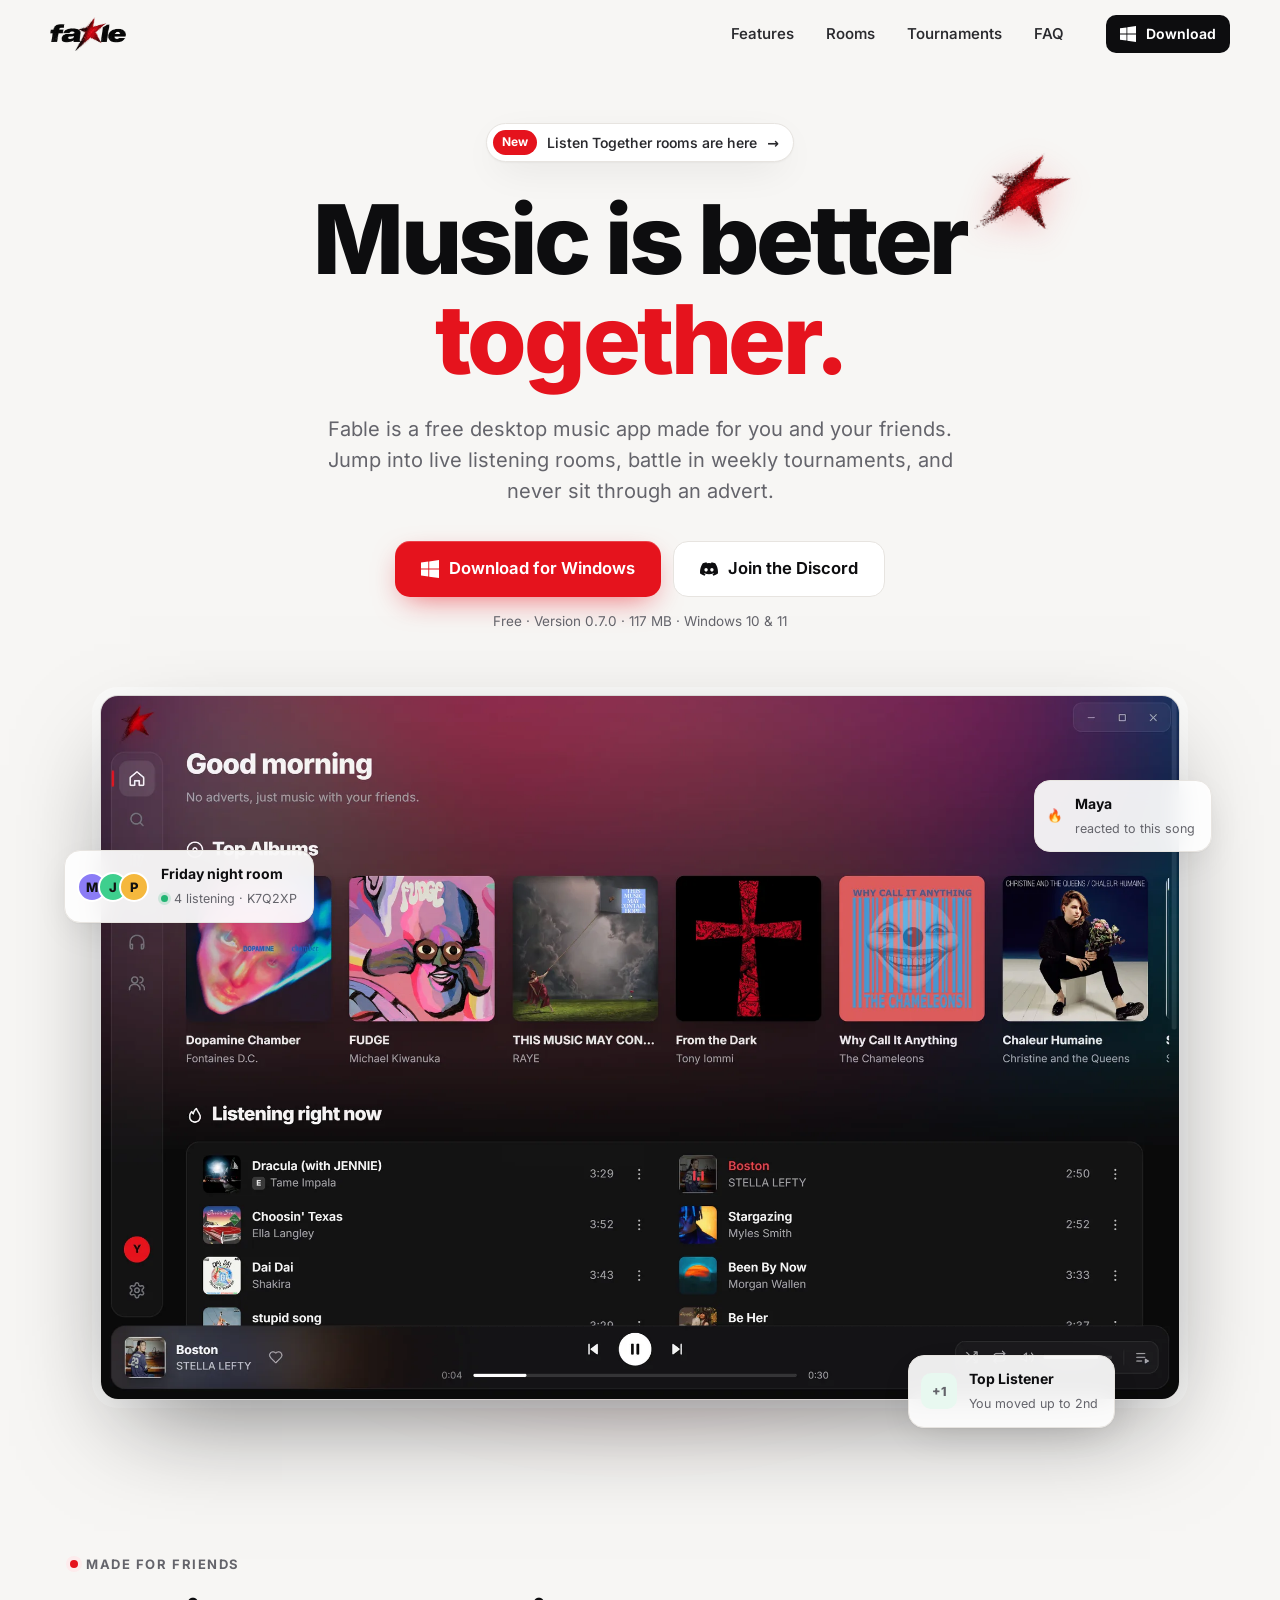
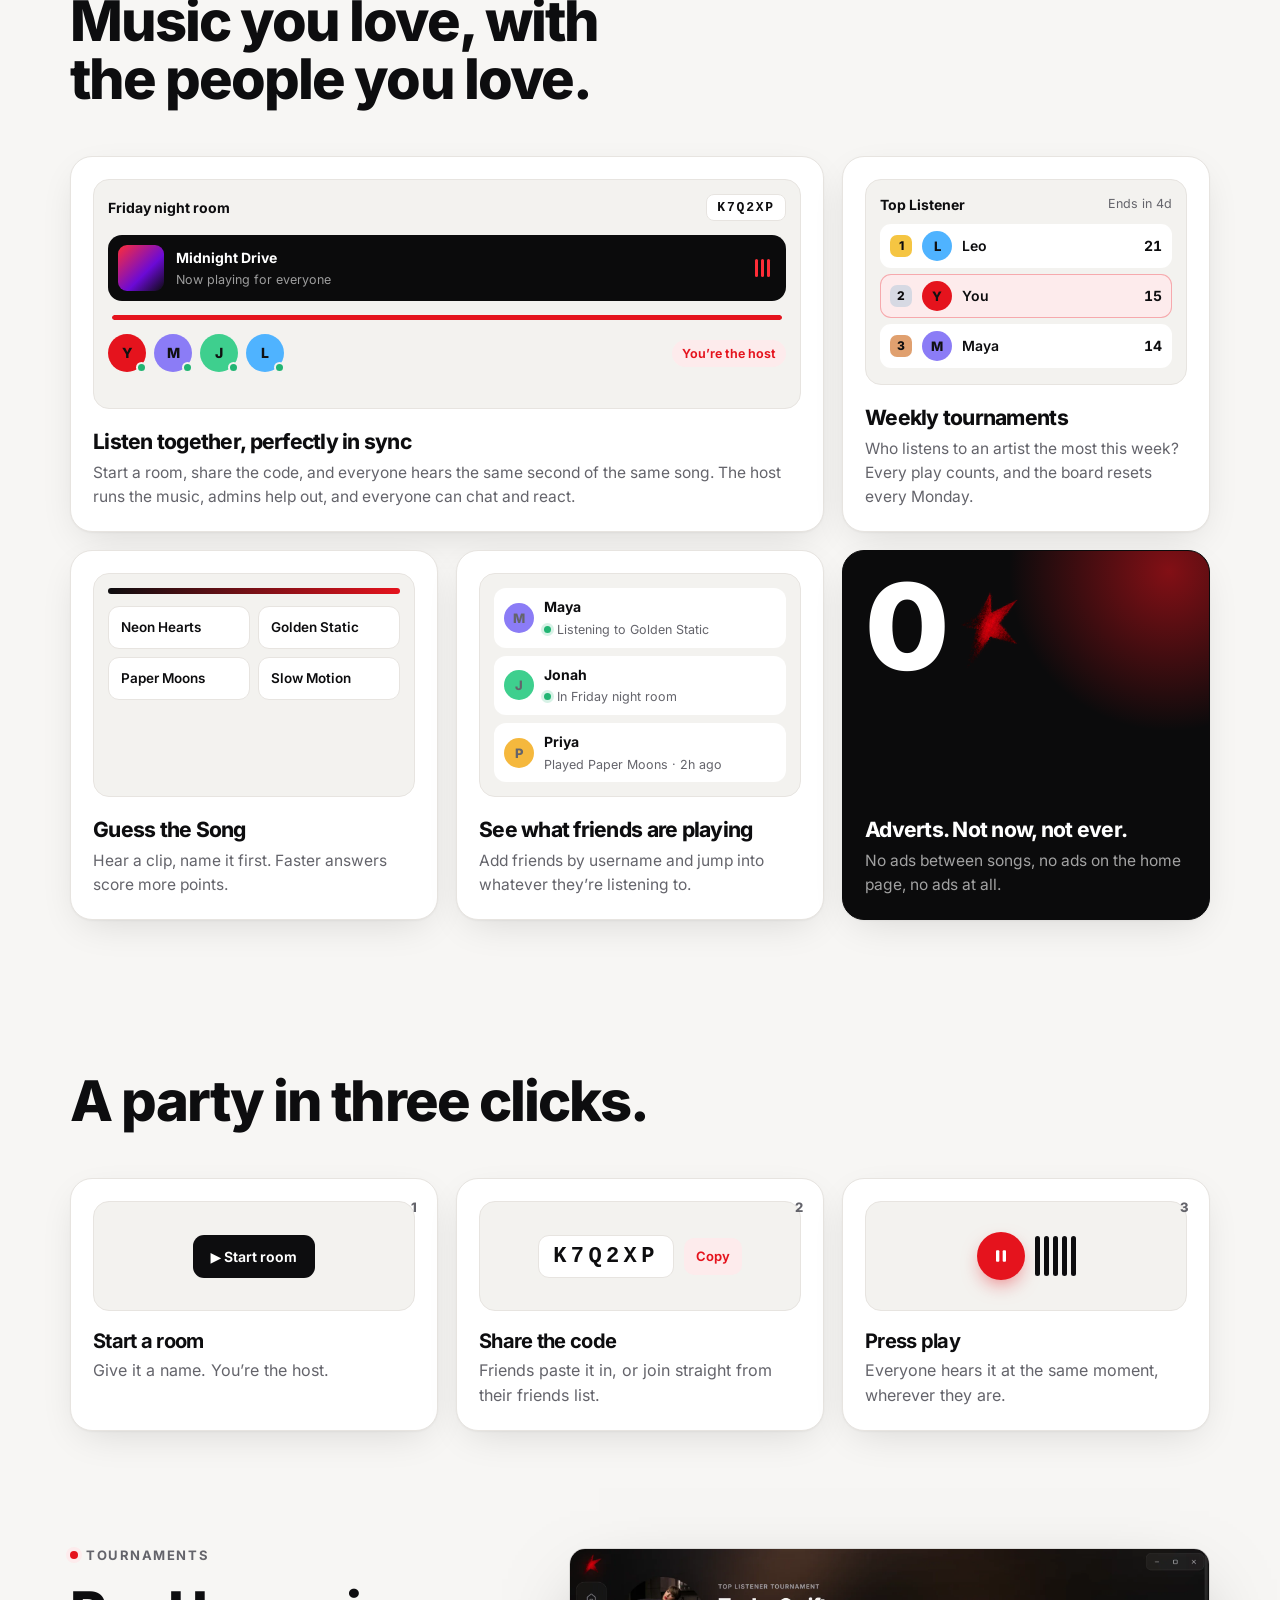
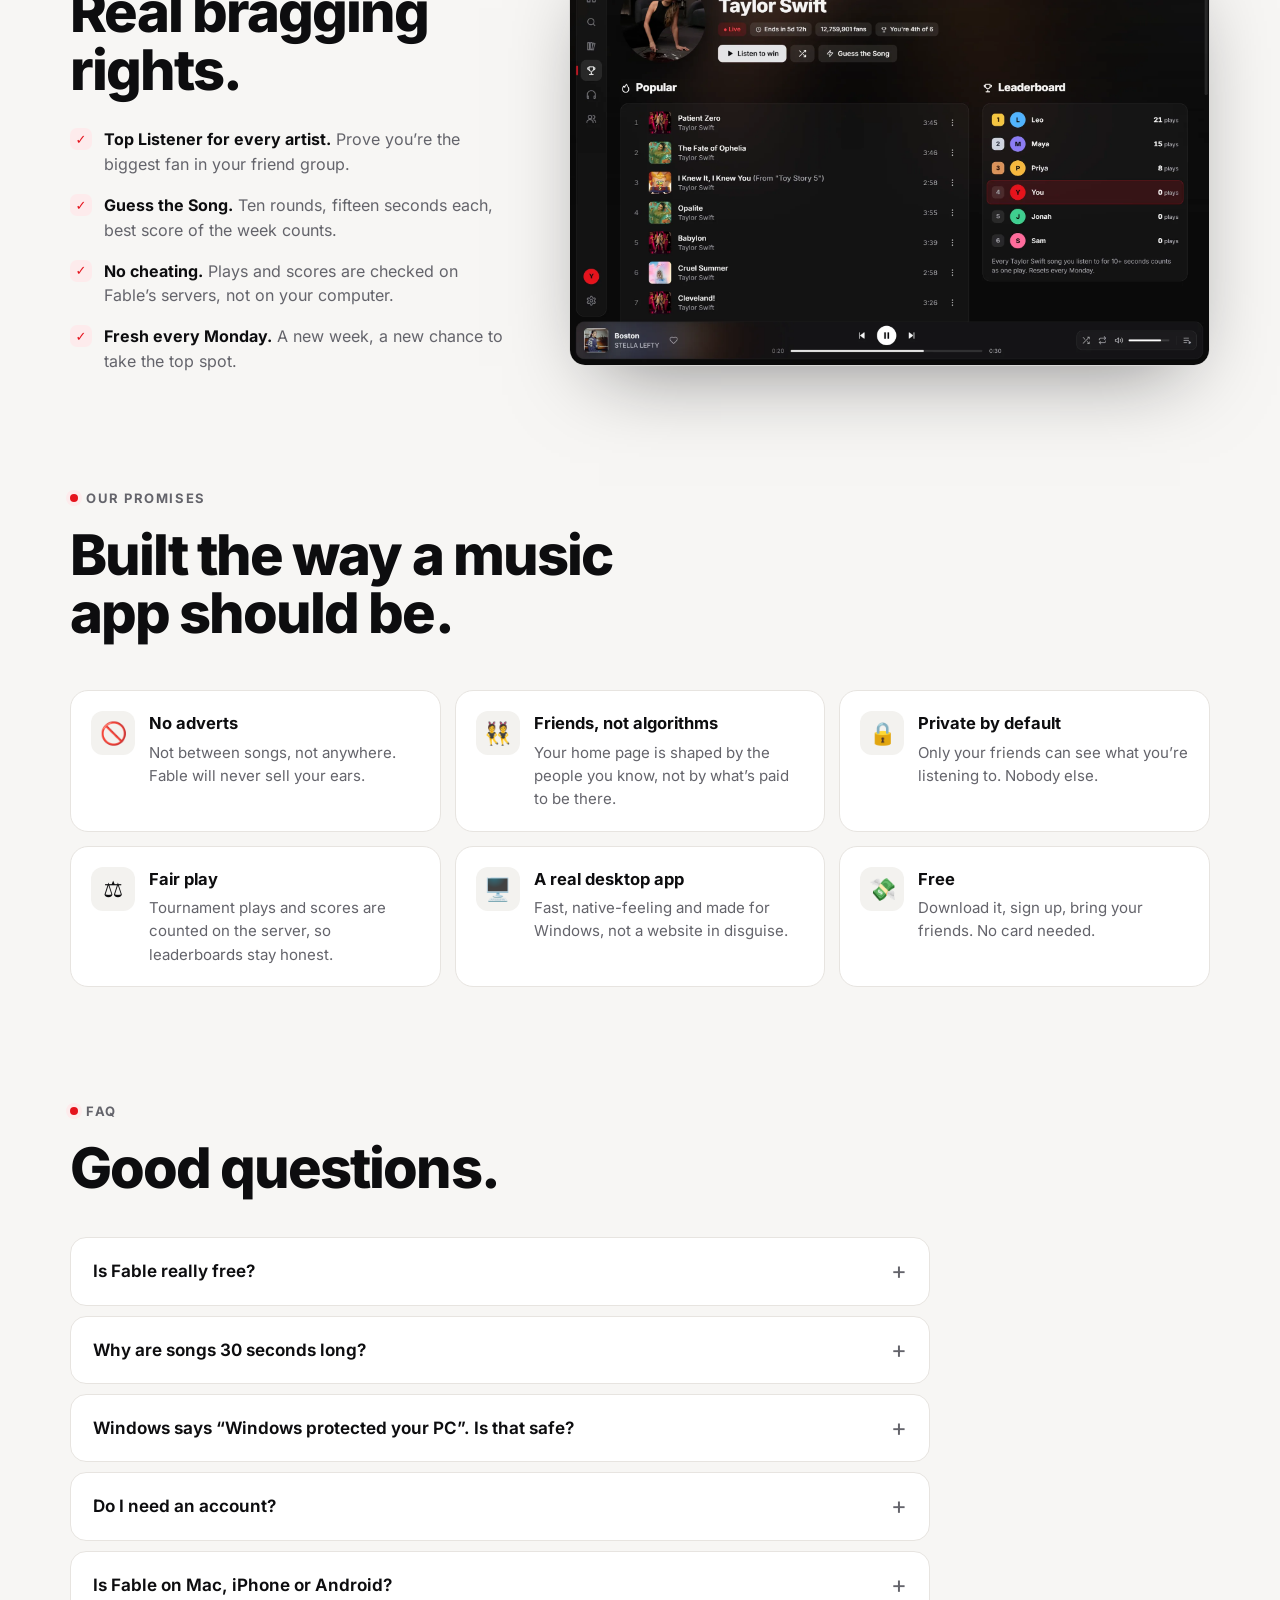
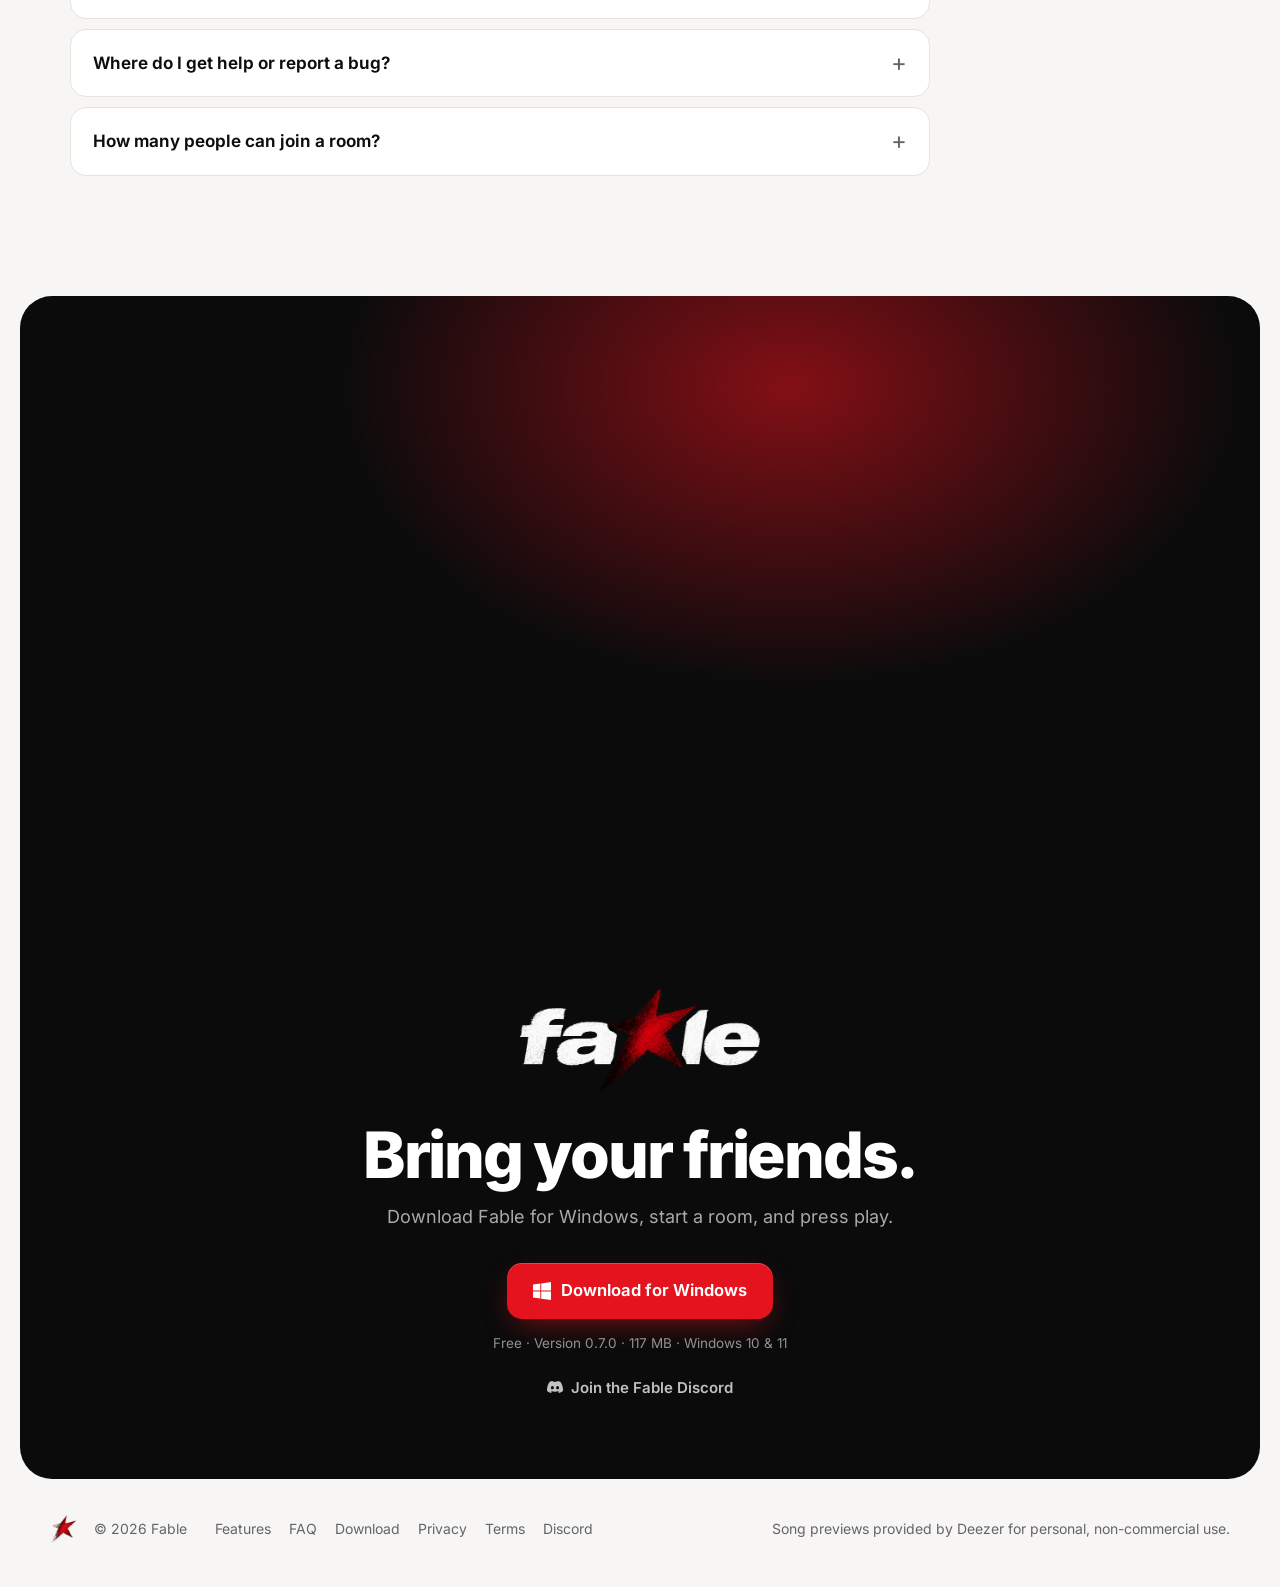
<file: index.html>
<!doctype html>
<html lang="en">
<head>
  <meta charset="utf-8">
  <meta name="viewport" content="width=device-width, initial-scale=1">
  <title>Fable: music with your friends</title>
  <meta name="description" content="Fable is a free desktop music app for you and your friends. Live listening rooms, weekly tournaments, and no adverts. Ever.">
  <meta property="og:title" content="Fable: music with your friends">
  <meta property="og:description" content="Live listening rooms, weekly tournaments, and no adverts. Ever.">
  <meta property="og:image" content="https://officialfable.github.io/assets/shots/home.webp">
  <meta property="og:url" content="https://officialfable.github.io/">
  <meta name="theme-color" content="#f7f6f4">
  <link rel="icon" type="image/png" href="assets/favicon.png">
  <link rel="apple-touch-icon" href="assets/apple-touch-icon.png">
  <link rel="preload" href="fonts/inter-latin-wght-normal.woff2" as="font" type="font/woff2" crossorigin>
  <link rel="stylesheet" href="styles.css">
  <!-- Marks that scripts run, so sections can fade in without hiding them for everyone else. -->
  <script>document.documentElement.classList.add('js');</script>
</head>
<body>
  <header class="nav" id="nav">
    <div class="nav-inner">
      <a class="nav-logo" href="#top" aria-label="Fable home"><img src="assets/wordmark-dark.png" alt="Fable" width="96" height="43"></a>
      <nav class="nav-links" id="nav-links" aria-label="Main">
        <a href="#features">Features</a>
        <a href="#rooms">Rooms</a>
        <a href="#tournaments">Tournaments</a>
        <a href="#faq">FAQ</a>
      </nav>
      <a class="btn btn-dark btn-sm" href="#download" data-download>
        <svg class="win" viewBox="0 0 16 16" aria-hidden="true"><path d="M0 2.3 6.5 1.4v6.2H0zm7.3-1L16 0v7.6H7.3zM0 8.4h6.5v6.2L0 13.7zm7.3 0H16V16l-8.7-1.2z"/></svg>
        Download
      </a>
      <button class="nav-menu" id="nav-menu" aria-label="Menu" aria-expanded="false"><span></span><span></span></button>
    </div>
  </header>

  <main id="top">
    <!-- ============ Hero ============ -->
    <section class="hero">
      <a class="pill reveal" href="#rooms"><span class="pill-new">New</span> Listen Together rooms are here <span aria-hidden="true">→</span></a>
      <h1 class="reveal">Music is better<br><span class="hl">together.</span><img class="sticker" src="assets/star.png" alt=""></h1>
      <p class="lede reveal">Fable is a free desktop music app made for you and your friends. Jump into live listening rooms, battle in weekly tournaments, and never sit through an advert.</p>
      <div class="hero-cta reveal">
        <a class="btn btn-red btn-lg" href="#download" data-download>
          <svg class="win" viewBox="0 0 16 16" aria-hidden="true"><path d="M0 2.3 6.5 1.4v6.2H0zm7.3-1L16 0v7.6H7.3zM0 8.4h6.5v6.2L0 13.7zm7.3 0H16V16l-8.7-1.2z"/></svg>
          Download for Windows
        </a>
        <a class="btn btn-ghost btn-lg" href="https://discord.gg/WQUrTCGfDJ" target="_blank" rel="noopener"><svg class="win" viewBox="0 0 24 24" aria-hidden="true"><path d="M20.3 4.4A19.8 19.8 0 0 0 15.4 3l-.6 1.3a18.4 18.4 0 0 0-5.6 0L8.6 3a19.7 19.7 0 0 0-4.9 1.4C.6 9.1-.3 13.6.1 18.1a19.9 19.9 0 0 0 6 3l1.3-2.1a12.9 12.9 0 0 1-2-1l.5-.4a14.2 14.2 0 0 0 12.2 0l.5.4c-.6.4-1.3.7-2 1l1.3 2.1a19.9 19.9 0 0 0 6-3c.5-5.2-.9-9.7-3.6-13.7zM8.1 15.4c-1.2 0-2.2-1.1-2.2-2.4s1-2.4 2.2-2.4 2.2 1.1 2.2 2.4-1 2.4-2.2 2.4zm7.8 0c-1.2 0-2.2-1.1-2.2-2.4s1-2.4 2.2-2.4 2.2 1.1 2.2 2.4-1 2.4-2.2 2.4z"/></svg> Join the Discord</a>
      </div>
      <p class="fine reveal" data-version>Free · Windows 10 &amp; 11</p>

      <div class="shot-wrap reveal">
        <div class="shot-glow" aria-hidden="true"></div>
        <img class="shot" src="assets/shots/home.webp" width="2000" height="1303" alt="The Fable app showing top albums, songs friends are listening to, and the player">
        <div class="float-card fc-room" aria-hidden="true">
          <div class="stack"><i style="--c:#8b7cf6">M</i><i style="--c:#3ecf8e">J</i><i style="--c:#f5b83d">P</i></div>
          <div><b>Friday night room</b><span><em class="dot"></em>4 listening · K7Q2XP</span></div>
        </div>
        <div class="float-card fc-react" aria-hidden="true"><span class="emoji">🔥</span><div><b>Maya</b><span>reacted to this song</span></div></div>
        <div class="float-card fc-play" aria-hidden="true"><span class="plus">+1</span><div><b>Top Listener</b><span>You moved up to 2nd</span></div></div>
      </div>
    </section>

    <!-- ============ Features ============ -->
    <section class="section" id="features">
      <p class="eyebrow reveal"><span class="eyebrow-dot"></span>Made for friends</p>
      <h2 class="reveal">Music you love, with the people you love.</h2>

      <div class="bento">
        <article class="card card-together reveal" id="rooms">
          <div class="mini mini-room">
            <div class="mr-top">
              <b>Friday night room</b>
              <span class="code-chip">K7Q2XP</span>
            </div>
            <div class="mr-now">
              <span class="cover"></span>
              <div><b>Midnight Drive</b><span>Now playing for everyone</span></div>
              <span class="eq" aria-hidden="true"><i></i><i></i><i></i></span>
            </div>
            <div class="mr-bar"><i></i></div>
            <div class="mr-people">
              <span class="av" style="--c:#e5131d">Y<em></em></span>
              <span class="av" style="--c:#8b7cf6">M<em></em></span>
              <span class="av" style="--c:#3ecf8e">J<em></em></span>
              <span class="av" style="--c:#4fb3ff">L<em></em></span>
              <span class="mr-host">You’re the host</span>
            </div>
            <div class="emoji-stream" id="emoji-stream" aria-hidden="true"></div>
          </div>
          <h3>Listen together, perfectly in sync</h3>
          <p>Start a room, share the code, and everyone hears the same second of the same song. The host runs the music, admins help out, and everyone can chat and react.</p>
        </article>

        <article class="card reveal" id="tournaments">
          <div class="mini mini-board">
            <div class="mb-head"><b>Top Listener</b><span>Ends in 4d</span></div>
            <ol>
              <li><span class="rk r1">1</span><span class="av sm" style="--c:#4fb3ff">L</span>Leo<b>21</b></li>
              <li class="me"><span class="rk r2">2</span><span class="av sm" style="--c:#e5131d">Y</span>You<b id="my-plays">15</b></li>
              <li><span class="rk r3">3</span><span class="av sm" style="--c:#8b7cf6">M</span>Maya<b>14</b></li>
            </ol>
          </div>
          <h3>Weekly tournaments</h3>
          <p>Who listens to an artist the most this week? Every play counts, and the board resets every Monday.</p>
        </article>

        <article class="card reveal">
          <div class="mini mini-guess">
            <div class="mg-timer"><i></i></div>
            <div class="mg-grid">
              <span>Neon Hearts</span><span class="correct">Golden Static</span><span>Paper Moons</span><span>Slow Motion</span>
            </div>
          </div>
          <h3>Guess the Song</h3>
          <p>Hear a clip, name it first. Faster answers score more points.</p>
        </article>

        <article class="card reveal">
          <div class="mini mini-friends">
            <div class="mf"><span class="av sm" style="--c:#8b7cf6">M</span><div><b>Maya</b><span><em class="dot"></em>Listening to Golden Static</span></div></div>
            <div class="mf"><span class="av sm" style="--c:#3ecf8e">J</span><div><b>Jonah</b><span><em class="dot"></em>In Friday night room</span></div></div>
            <div class="mf"><span class="av sm" style="--c:#f5b83d">P</span><div><b>Priya</b><span>Played Paper Moons · 2h ago</span></div></div>
          </div>
          <h3>See what friends are playing</h3>
          <p>Add friends by username and jump into whatever they’re listening to.</p>
        </article>

        <article class="card card-dark reveal">
          <div class="zero"><span>0</span><img src="assets/star.png" alt=""></div>
          <h3>Adverts. Not now, not ever.</h3>
          <p>No ads between songs, no ads on the home page, no ads at all.</p>
        </article>
      </div>
    </section>

    <!-- ============ How rooms work ============ -->
    <section class="section steps-section">
      <p class="eyebrow reveal"><span class="eyebrow-dot"></span>Listen Together</p>
      <h2 class="reveal">A party in three clicks.</h2>
      <div class="steps">
        <div class="step reveal">
          <span class="step-n">1</span>
          <div class="step-ui"><span class="fake-btn">▶ Start room</span></div>
          <h3>Start a room</h3>
          <p>Give it a name. You’re the host.</p>
        </div>
        <div class="step reveal">
          <span class="step-n">2</span>
          <div class="step-ui"><span class="fake-code">K7Q2XP</span><span class="fake-copy">Copy</span></div>
          <h3>Share the code</h3>
          <p>Friends paste it in, or join straight from their friends list.</p>
        </div>
        <div class="step reveal">
          <span class="step-n">3</span>
          <div class="step-ui"><span class="fake-play"><svg viewBox="0 0 24 24" aria-hidden="true"><rect x="6" y="5" width="4" height="14" rx="1.2"/><rect x="14" y="5" width="4" height="14" rx="1.2"/></svg></span><span class="fake-wave"><i></i><i></i><i></i><i></i><i></i></span></div>
          <h3>Press play</h3>
          <p>Everyone hears it at the same moment, wherever they are.</p>
        </div>
      </div>
    </section>

    <!-- ============ Tournament showcase ============ -->
    <section class="section showcase">
      <div class="showcase-text reveal">
        <p class="eyebrow"><span class="eyebrow-dot"></span>Tournaments</p>
        <h2>Real bragging rights.</h2>
        <ul class="ticks">
          <li><b>Top Listener for every artist.</b> Prove you’re the biggest fan in your friend group.</li>
          <li><b>Guess the Song.</b> Ten rounds, fifteen seconds each, best score of the week counts.</li>
          <li><b>No cheating.</b> Plays and scores are checked on Fable’s servers, not on your computer.</li>
          <li><b>Fresh every Monday.</b> A new week, a new chance to take the top spot.</li>
        </ul>
      </div>
      <div class="showcase-shot reveal">
        <img src="assets/shots/tournament.webp" width="2000" height="1303" loading="lazy" alt="A Top Listener tournament in Fable with a leaderboard of friends">
      </div>
    </section>

    <!-- ============ Promises ============ -->
    <section class="section">
      <p class="eyebrow reveal"><span class="eyebrow-dot"></span>Our promises</p>
      <h2 class="reveal">Built the way a music app should be.</h2>
      <div class="promises">
        <div class="promise reveal"><span class="pi">🚫</span><div><b>No adverts</b><p>Not between songs, not anywhere. Fable will never sell your ears.</p></div></div>
        <div class="promise reveal"><span class="pi">👯</span><div><b>Friends, not algorithms</b><p>Your home page is shaped by the people you know, not by what’s paid to be there.</p></div></div>
        <div class="promise reveal"><span class="pi">🔒</span><div><b>Private by default</b><p>Only your friends can see what you’re listening to. Nobody else.</p></div></div>
        <div class="promise reveal"><span class="pi">⚖️</span><div><b>Fair play</b><p>Tournament plays and scores are counted on the server, so leaderboards stay honest.</p></div></div>
        <div class="promise reveal"><span class="pi">🖥️</span><div><b>A real desktop app</b><p>Fast, native-feeling and made for Windows, not a website in disguise.</p></div></div>
        <div class="promise reveal"><span class="pi">💸</span><div><b>Free</b><p>Download it, sign up, bring your friends. No card needed.</p></div></div>
      </div>
    </section>

    <!-- ============ FAQ ============ -->
    <section class="section faq" id="faq">
      <p class="eyebrow reveal"><span class="eyebrow-dot"></span>FAQ</p>
      <h2 class="reveal">Good questions.</h2>
      <div class="faq-list reveal">
        <details>
          <summary>Is Fable really free?</summary>
          <p>Yes. Fable is free to download and use, and it has no adverts.</p>
        </details>
        <details>
          <summary>Why are songs 30 seconds long?</summary>
          <p>Right now Fable plays official 30-second previews, which apps are allowed to stream for free. Full-length songs need a licensing partner, and that’s on our roadmap. Everything you do in Fable today (rooms, tournaments, friends) will work the same with full songs.</p>
        </details>
        <details>
          <summary>Windows says “Windows protected your PC”. Is that safe?</summary>
          <p>That message appears for new apps that haven’t bought a code-signing certificate yet. Click <b>More info</b>, then <b>Run anyway</b> to install Fable.</p>
        </details>
        <details>
          <summary>Do I need an account?</summary>
          <p>You can look around offline with demo friends, but you’ll need a free account to add real friends, join rooms and appear on leaderboards.</p>
        </details>
        <details>
          <summary>Is Fable on Mac, iPhone or Android?</summary>
          <p>Not yet. Fable is Windows-only for now. Other platforms may come later.</p>
        </details>
        <details>
          <summary>Where do I get help or report a bug?</summary>
          <p>Join the <a href="https://discord.gg/WQUrTCGfDJ" target="_blank" rel="noopener">Fable Discord</a> and post in #help or #bug-reports. You can also download Fable and find rooms there.</p>
        </details>
        <details>
          <summary>How many people can join a room?</summary>
          <p>Up to 50. The host can make people admins, and the room can vote someone in as admin too.</p>
        </details>
      </div>
    </section>

    <!-- ============ Download ============ -->
    <section class="cta" id="download">
      <div class="cta-glow" aria-hidden="true"></div>
      <img class="cta-logo reveal" src="assets/wordmark.png" alt="Fable" width="280" height="125">
      <h2 class="reveal">Bring your friends.</h2>
      <p class="reveal">Download Fable for Windows, start a room, and press play.</p>
      <a class="btn btn-red btn-lg reveal" href="#download" data-download>
        <svg class="win" viewBox="0 0 16 16" aria-hidden="true"><path d="M0 2.3 6.5 1.4v6.2H0zm7.3-1L16 0v7.6H7.3zM0 8.4h6.5v6.2L0 13.7zm7.3 0H16V16l-8.7-1.2z"/></svg>
        Download for Windows
      </a>
      <p class="fine light reveal" data-version>Free · Windows 10 &amp; 11</p>
      <a class="cta-discord reveal" href="https://discord.gg/WQUrTCGfDJ" target="_blank" rel="noopener"><svg class="win" viewBox="0 0 24 24" aria-hidden="true"><path d="M20.3 4.4A19.8 19.8 0 0 0 15.4 3l-.6 1.3a18.4 18.4 0 0 0-5.6 0L8.6 3a19.7 19.7 0 0 0-4.9 1.4C.6 9.1-.3 13.6.1 18.1a19.9 19.9 0 0 0 6 3l1.3-2.1a12.9 12.9 0 0 1-2-1l.5-.4a14.2 14.2 0 0 0 12.2 0l.5.4c-.6.4-1.3.7-2 1l1.3 2.1a19.9 19.9 0 0 0 6-3c.5-5.2-.9-9.7-3.6-13.7zM8.1 15.4c-1.2 0-2.2-1.1-2.2-2.4s1-2.4 2.2-2.4 2.2 1.1 2.2 2.4-1 2.4-2.2 2.4zm7.8 0c-1.2 0-2.2-1.1-2.2-2.4s1-2.4 2.2-2.4 2.2 1.1 2.2 2.4-1 2.4-2.2 2.4z"/></svg> Join the Fable Discord</a>
    </section>
  </main>

  <footer class="footer">
    <div class="footer-inner">
      <img src="assets/star.png" alt="" width="28" height="28">
      <span>© 2026 Fable</span>
      <nav aria-label="Footer">
        <a href="#features">Features</a>
        <a href="#faq">FAQ</a>
        <a href="#download">Download</a>
        <a href="privacy.html">Privacy</a>
        <a href="terms.html">Terms</a>
        <a href="https://discord.gg/WQUrTCGfDJ" target="_blank" rel="noopener">Discord</a>
      </nav>
      <span class="footer-note">Song previews provided by <a href="https://www.deezer.com" target="_blank" rel="noopener">Deezer</a> for personal, non-commercial use.</span>
    </div>
  </footer>

  <div class="toast" id="toast" role="status" aria-live="polite"></div>
  <script src="script.js"></script>
</body>
</html>
</file>
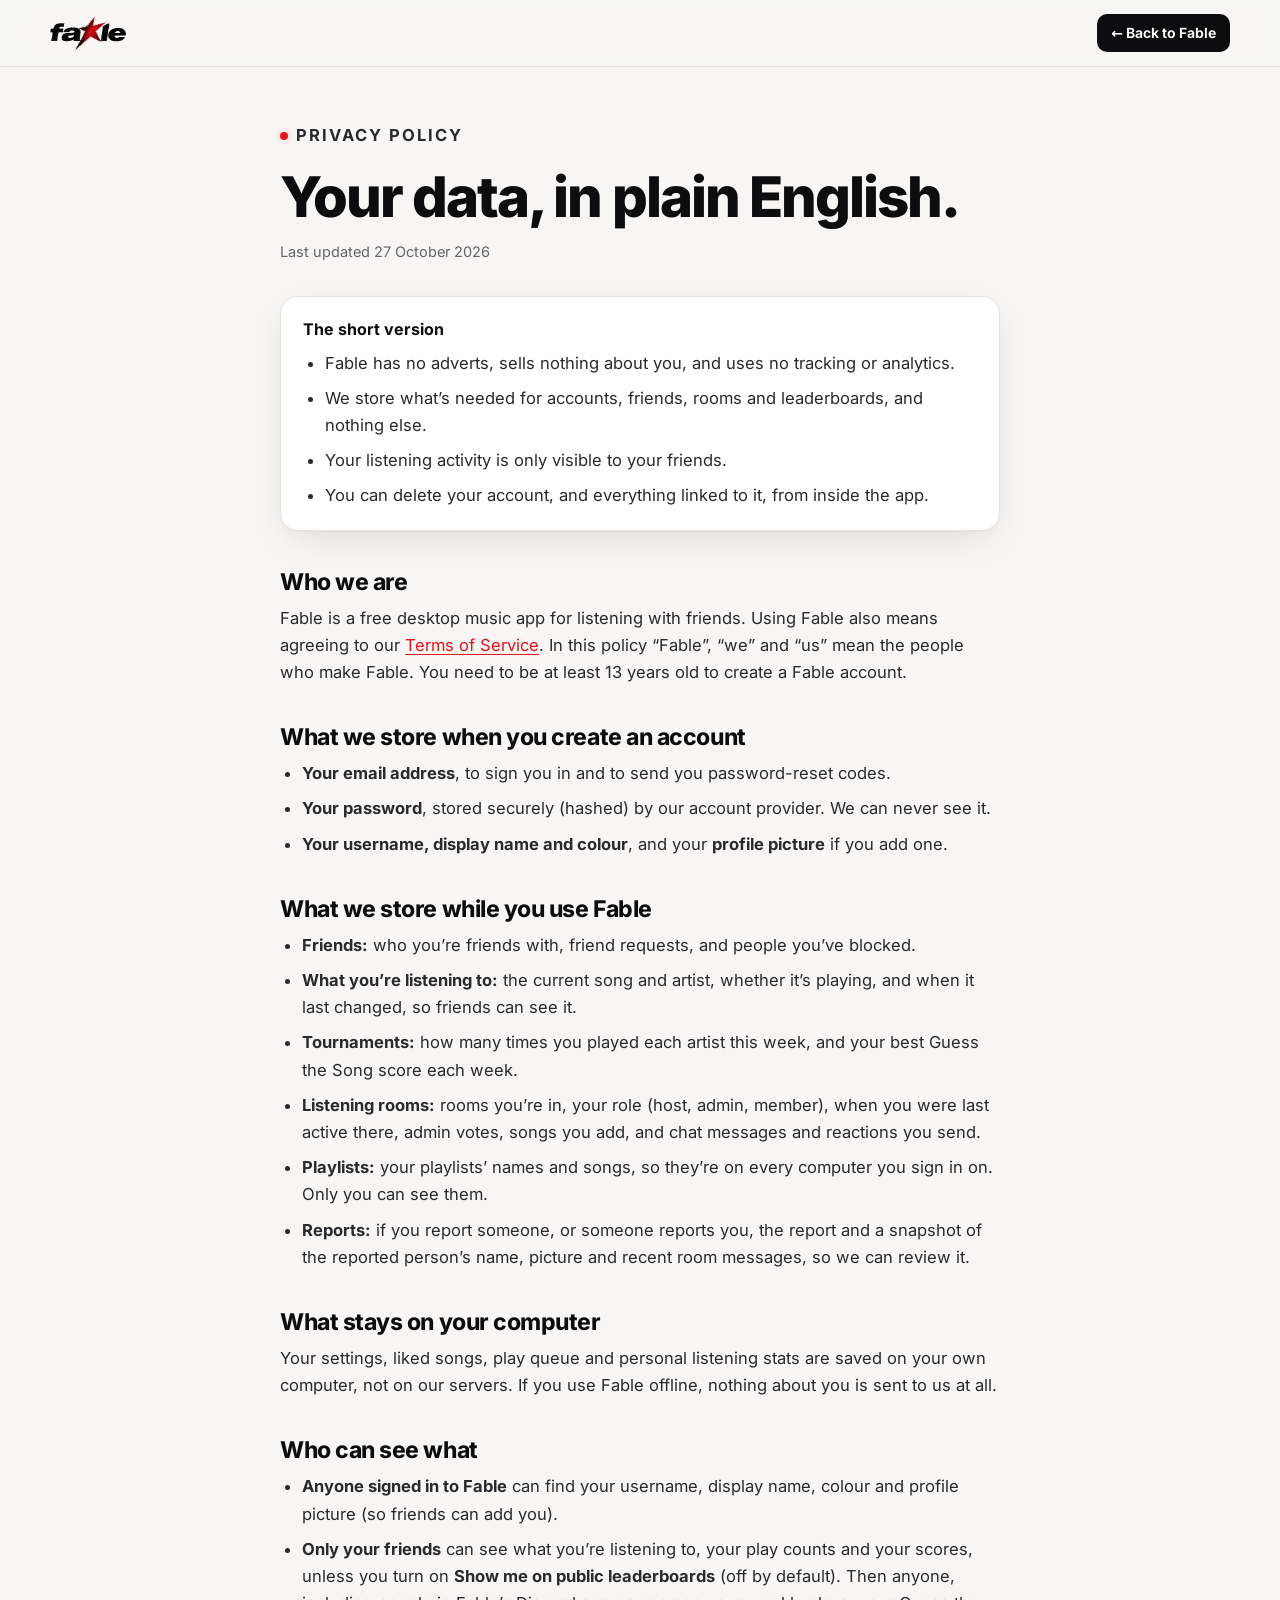
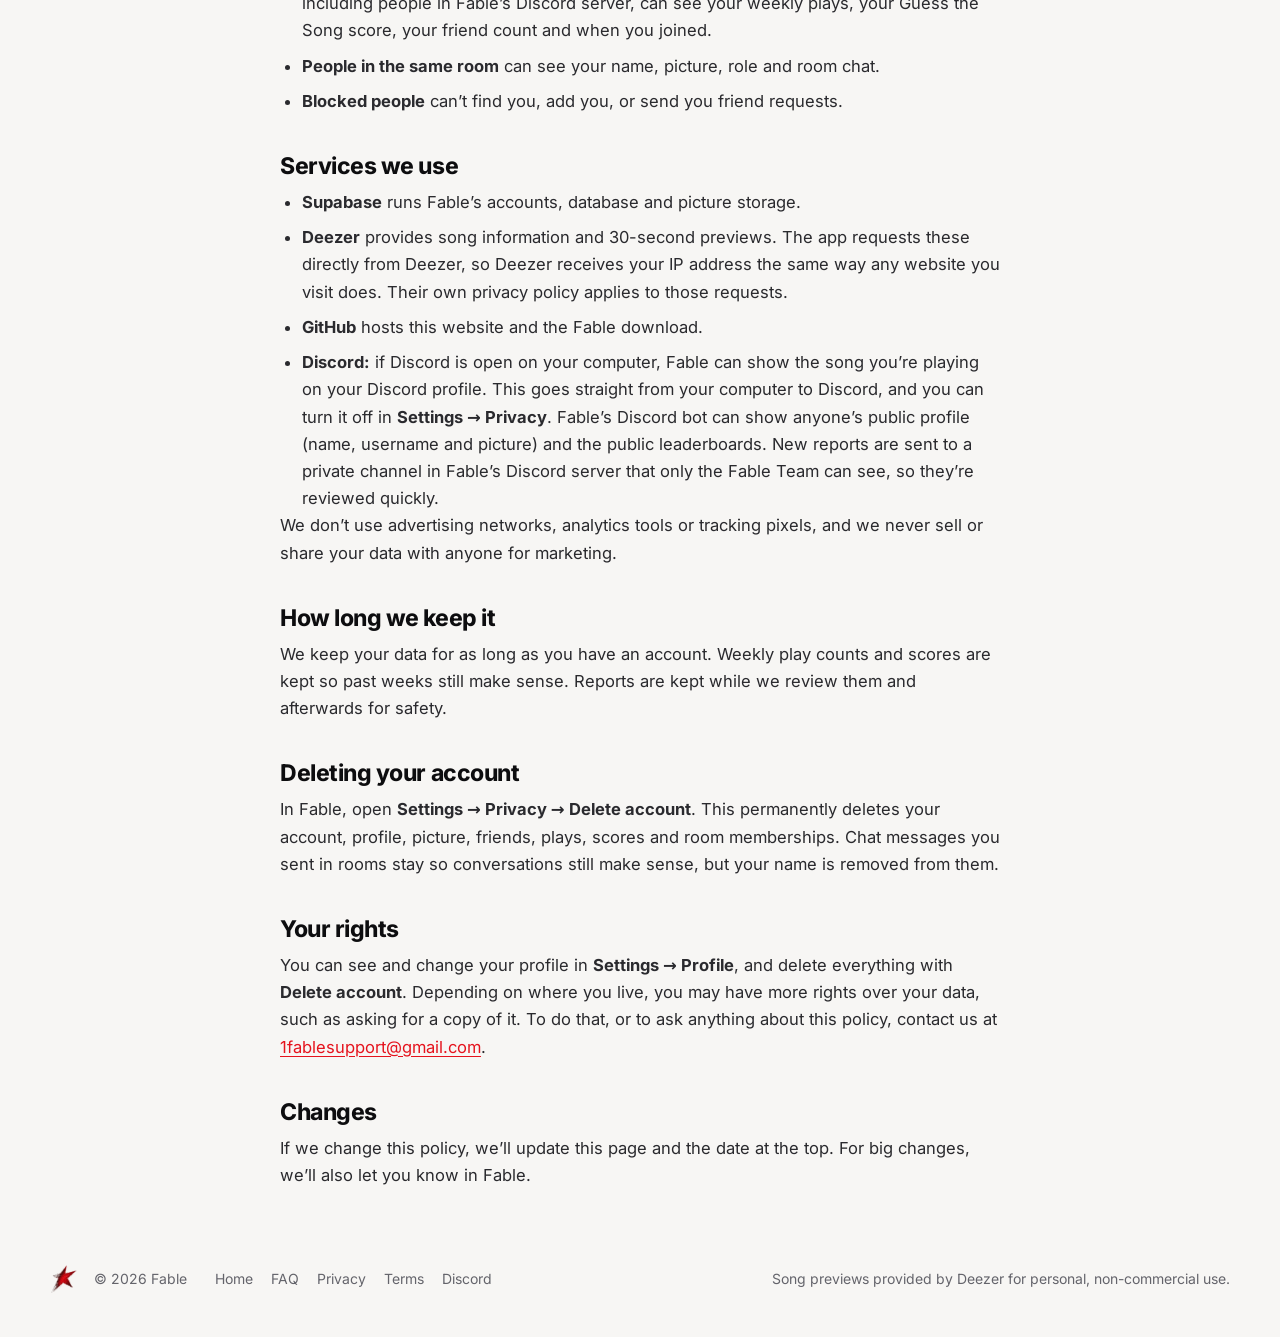
<file: privacy.html>
<!doctype html>
<html lang="en">
<head>
  <meta charset="utf-8">
  <meta name="viewport" content="width=device-width, initial-scale=1">
  <title>Privacy policy · Fable</title>
  <meta name="description" content="What Fable stores about you, why, and how to delete it.">
  <meta name="theme-color" content="#f7f6f4">
  <link rel="icon" type="image/png" href="assets/favicon.png">
  <link rel="stylesheet" href="styles.css">
</head>
<body>
  <header class="nav scrolled">
    <div class="nav-inner">
      <a class="nav-logo" href="./" aria-label="Fable home"><img src="assets/wordmark-dark.png" alt="Fable" width="96" height="43"></a>
      <a class="btn btn-dark btn-sm nav-back" href="./">← Back to Fable</a>
    </div>
  </header>

  <main class="legal">
    <p class="eyebrow"><span class="eyebrow-dot"></span>Privacy policy</p>
    <h1>Your data, in plain English.</h1>
    <p class="updated">Last updated 27 October 2026</p>

    <div class="legal-summary">
      <b>The short version</b>
      <ul>
        <li>Fable has no adverts, sells nothing about you, and uses no tracking or analytics.</li>
        <li>We store what’s needed for accounts, friends, rooms and leaderboards, and nothing else.</li>
        <li>Your listening activity is only visible to your friends.</li>
        <li>You can delete your account, and everything linked to it, from inside the app.</li>
      </ul>
    </div>

    <h2>Who we are</h2>
    <p>Fable is a free desktop music app for listening with friends. Using Fable also means agreeing to our <a href="terms.html">Terms of Service</a>. In this policy “Fable”, “we” and “us” mean the people who make Fable. You need to be at least 13 years old to create a Fable account.</p>

    <h2>What we store when you create an account</h2>
    <ul>
      <li><b>Your email address</b>, to sign you in and to send you password-reset codes.</li>
      <li><b>Your password</b>, stored securely (hashed) by our account provider. We can never see it.</li>
      <li><b>Your username, display name and colour</b>, and your <b>profile picture</b> if you add one.</li>
    </ul>

    <h2>What we store while you use Fable</h2>
    <ul>
      <li><b>Friends:</b> who you’re friends with, friend requests, and people you’ve blocked.</li>
      <li><b>What you’re listening to:</b> the current song and artist, whether it’s playing, and when it last changed, so friends can see it.</li>
      <li><b>Tournaments:</b> how many times you played each artist this week, and your best Guess the Song score each week.</li>
      <li><b>Listening rooms:</b> rooms you’re in, your role (host, admin, member), when you were last active there, admin votes, songs you add, and chat messages and reactions you send.</li>
      <li><b>Playlists:</b> your playlists’ names and songs, so they’re on every computer you sign in on. Only you can see them.</li>
      <li><b>Reports:</b> if you report someone, or someone reports you, the report and a snapshot of the reported person’s name, picture and recent room messages, so we can review it.</li>
    </ul>

    <h2>What stays on your computer</h2>
    <p>Your settings, liked songs, play queue and personal listening stats are saved on your own computer, not on our servers. If you use Fable offline, nothing about you is sent to us at all.</p>

    <h2>Who can see what</h2>
    <ul>
      <li><b>Anyone signed in to Fable</b> can find your username, display name, colour and profile picture (so friends can add you).</li>
      <li><b>Only your friends</b> can see what you’re listening to, your play counts and your scores, unless you turn on <b>Show me on public leaderboards</b> (off by default). Then anyone, including people in Fable’s Discord server, can see your weekly plays, your Guess the Song score, your friend count and when you joined.</li>
      <li><b>People in the same room</b> can see your name, picture, role and room chat.</li>
      <li><b>Blocked people</b> can’t find you, add you, or send you friend requests.</li>
    </ul>

    <h2>Services we use</h2>
    <ul>
      <li><b>Supabase</b> runs Fable’s accounts, database and picture storage.</li>
      <li><b>Deezer</b> provides song information and 30-second previews. The app requests these directly from Deezer, so Deezer receives your IP address the same way any website you visit does. Their own privacy policy applies to those requests.</li>
      <li><b>GitHub</b> hosts this website and the Fable download.</li>
      <li><b>Discord:</b> if Discord is open on your computer, Fable can show the song you’re playing on your Discord profile. This goes straight from your computer to Discord, and you can turn it off in <b>Settings → Privacy</b>. Fable’s Discord bot can show anyone’s public profile (name, username and picture) and the public leaderboards. New reports are sent to a private channel in Fable’s Discord server that only the Fable Team can see, so they’re reviewed quickly.</li>
    </ul>
    <p>We don’t use advertising networks, analytics tools or tracking pixels, and we never sell or share your data with anyone for marketing.</p>

    <h2>How long we keep it</h2>
    <p>We keep your data for as long as you have an account. Weekly play counts and scores are kept so past weeks still make sense. Reports are kept while we review them and afterwards for safety.</p>

    <h2>Deleting your account</h2>
    <p>In Fable, open <b>Settings → Privacy → Delete account</b>. This permanently deletes your account, profile, picture, friends, plays, scores and room memberships. Chat messages you sent in rooms stay so conversations still make sense, but your name is removed from them.</p>

    <h2>Your rights</h2>
    <p>You can see and change your profile in <b>Settings → Profile</b>, and delete everything with <b>Delete account</b>. Depending on where you live, you may have more rights over your data, such as asking for a copy of it. To do that, or to ask anything about this policy, contact us at <a href="mailto:1fablesupport@gmail.com">1fablesupport@gmail.com</a>.</p>

    <h2>Changes</h2>
    <p>If we change this policy, we’ll update this page and the date at the top. For big changes, we’ll also let you know in Fable.</p>
  </main>

  <footer class="footer">
    <div class="footer-inner">
      <img src="assets/star.png" alt="" width="28" height="28">
      <span>© 2026 Fable</span>
      <nav aria-label="Footer">
        <a href="./">Home</a>
        <a href="./#faq">FAQ</a>
        <a href="privacy.html">Privacy</a>
        <a href="terms.html">Terms</a>
        <a href="https://discord.gg/WQUrTCGfDJ" target="_blank" rel="noopener">Discord</a>
      </nav>
      <span class="footer-note">Song previews provided by <a href="https://www.deezer.com" target="_blank" rel="noopener">Deezer</a> for personal, non-commercial use.</span>
    </div>
  </footer>
</body>
</html>
</file>
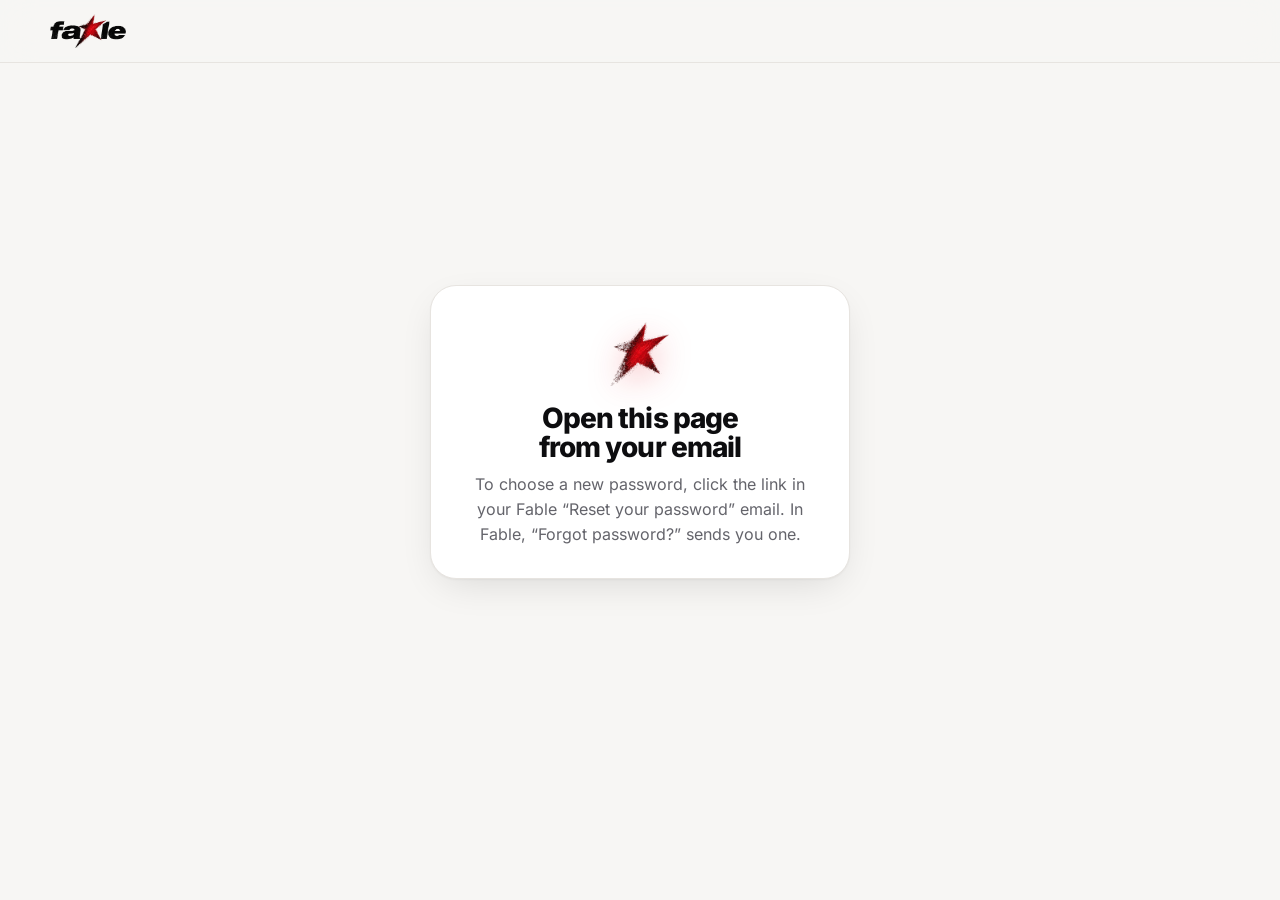
<file: reset.html>
<!doctype html>
<html lang="en">
<head>
  <meta charset="utf-8">
  <meta name="viewport" content="width=device-width, initial-scale=1">
  <title>Choose a new password · Fable</title>
  <meta name="robots" content="noindex">
  <meta name="theme-color" content="#f7f6f4">
  <link rel="icon" type="image/png" href="assets/favicon.png">
  <link rel="stylesheet" href="styles.css">
</head>
<body>
  <header class="nav scrolled">
    <div class="nav-inner">
      <a class="nav-logo" href="./" aria-label="Fable home"><img src="assets/wordmark-dark.png" alt="Fable" width="96" height="43"></a>
    </div>
  </header>

  <main class="reset">
    <div class="reset-card">
      <img class="reset-star" src="assets/star.png" alt="" width="64" height="64">
      <div id="state-loading"><h1>One moment…</h1></div>

      <form id="state-form" hidden>
        <h1>Choose a new password</h1>
        <p class="muted-text">For your Fable account <b id="who"></b></p>
        <label>New password <span class="pw-wrap"><input class="field" id="pw1" type="password" minlength="6" autocomplete="new-password" required><button type="button" class="pw-eye" data-eye aria-label="Show password" title="Show password"><svg viewBox="0 0 24 24"><path d="M2 12s3.6-7 10-7 10 7 10 7-3.6 7-10 7S2 12 2 12z"/><circle cx="12" cy="12" r="3"/></svg></button></span></label>
        <label>Type it again <span class="pw-wrap"><input class="field" id="pw2" type="password" minlength="6" autocomplete="new-password" required><button type="button" class="pw-eye" data-eye aria-label="Show password" title="Show password"><svg viewBox="0 0 24 24"><path d="M2 12s3.6-7 10-7 10 7 10 7-3.6 7-10 7S2 12 2 12z"/><circle cx="12" cy="12" r="3"/></svg></button></span></label>
        <p class="reset-error" id="form-error" hidden></p>
        <button class="btn btn-red btn-lg" id="save">Save new password</button>
      </form>

      <div id="state-done" hidden>
        <h1>Password changed ✓</h1>
        <p class="muted-text">Go back to Fable and sign in with your new password.</p>
      </div>

      <div id="state-problem" hidden>
        <h1 id="problem-title">This link doesn’t work</h1>
        <p class="muted-text" id="problem-text"></p>
      </div>
    </div>
  </main>

  <script src="vendor/supabase.js"></script>
  <script>
    // Fable's Supabase project. Both values are public by design (the database's
    // security rules decide what anyone can do).
    const SUPABASE_URL = 'https://vspdoeohufyewheeyyeo.supabase.co';
    const SUPABASE_ANON_KEY = 'eyJhbGciOiJIUzI1NiIsInR5cCI6IkpXVCJ9.eyJpc3MiOiJzdXBhYmFzZSIsInJlZiI6InZzcGRvZW9odWZ5ZXdoZWV5eWVvIiwicm9sZSI6ImFub24iLCJpYXQiOjE3OTMwNTIzMTUsImV4cCI6MjEwODYyODMxNX0.Fp37GU59B0Y9BOsG4nuT-4N-_njHkbMKBJmbwLAuuhQ';

    const $ = (id) => document.getElementById(id);
    function show(state) {
      for (const id of ['state-loading', 'state-form', 'state-done', 'state-problem']) $(id).hidden = id !== state;
    }
    function problem(title, text) {
      $('problem-title').textContent = title;
      $('problem-text').textContent = text;
      show('state-problem');
    }

    // The email link lands here with details after the # (or an error if it expired).
    const params = new URLSearchParams(location.hash.slice(1));
    const linkError = params.get('error_code') || params.get('error');

    const sb = supabase.createClient(SUPABASE_URL, SUPABASE_ANON_KEY, {
      auth: { persistSession: false, detectSessionInUrl: true, flowType: 'implicit' },
    });

    (async () => {
      if (linkError) {
        history.replaceState(null, '', location.pathname);
        problem('This link has expired', 'Reset links only work once and for a limited time. In Fable, click “Forgot password?” to get a new email.');
        return;
      }
      // Give the library a moment to read the link, then remove it from the address bar.
      const { data } = await sb.auth.getSession();
      history.replaceState(null, '', location.pathname);
      if (!data.session) {
        problem('Open this page from your email', 'To choose a new password, click the link in your Fable “Reset your password” email. In Fable, “Forgot password?” sends you one.');
        return;
      }
      $('who').textContent = data.session.user.email || '';
      show('state-form');
      $('pw1').focus();
    })();

    // Eye buttons show or hide what you're typing.
    const EYE = '<svg viewBox="0 0 24 24"><path d="M2 12s3.6-7 10-7 10 7 10 7-3.6 7-10 7S2 12 2 12z"/><circle cx="12" cy="12" r="3"/></svg>';
    const EYE_OFF = '<svg viewBox="0 0 24 24"><path d="M10.6 5.1A10.4 10.4 0 0 1 12 5c6.4 0 10 7 10 7a17.6 17.6 0 0 1-2.6 3.6M6.6 6.6C3.9 8.4 2 12 2 12s3.6 7 10 7a9.7 9.7 0 0 0 5.4-1.6"/><path d="M9.9 9.9a3 3 0 0 0 4.2 4.2M2 2l20 20"/></svg>';
    document.querySelectorAll('[data-eye]').forEach((btn) => btn.addEventListener('click', () => {
      const input = btn.previousElementSibling;
      const showing = input.type === 'text';
      input.type = showing ? 'password' : 'text';
      btn.innerHTML = showing ? EYE : EYE_OFF;
      btn.title = showing ? 'Show password' : 'Hide password';
      btn.setAttribute('aria-label', btn.title);
    }));

    $('state-form').addEventListener('submit', async (e) => {
      e.preventDefault();
      const err = $('form-error');
      err.hidden = true;
      const pw = $('pw1').value;
      if (pw.length < 6) { err.textContent = 'Your password needs at least 6 characters.'; err.hidden = false; return; }
      if (pw !== $('pw2').value) { err.textContent = 'Those two passwords don’t match.'; err.hidden = false; return; }
      $('save').disabled = true;
      $('save').textContent = 'Saving…';
      const { error } = await sb.auth.updateUser({ password: pw });
      if (error) {
        err.textContent = /different from the old/i.test(error.message)
          ? 'Pick a password different from your old one.'
          : error.message;
        err.hidden = false;
        $('save').disabled = false;
        $('save').textContent = 'Save new password';
        return;
      }
      await sb.auth.signOut({ scope: 'local' });
      show('state-done');
    });
  </script>
</body>
</html>
</file>
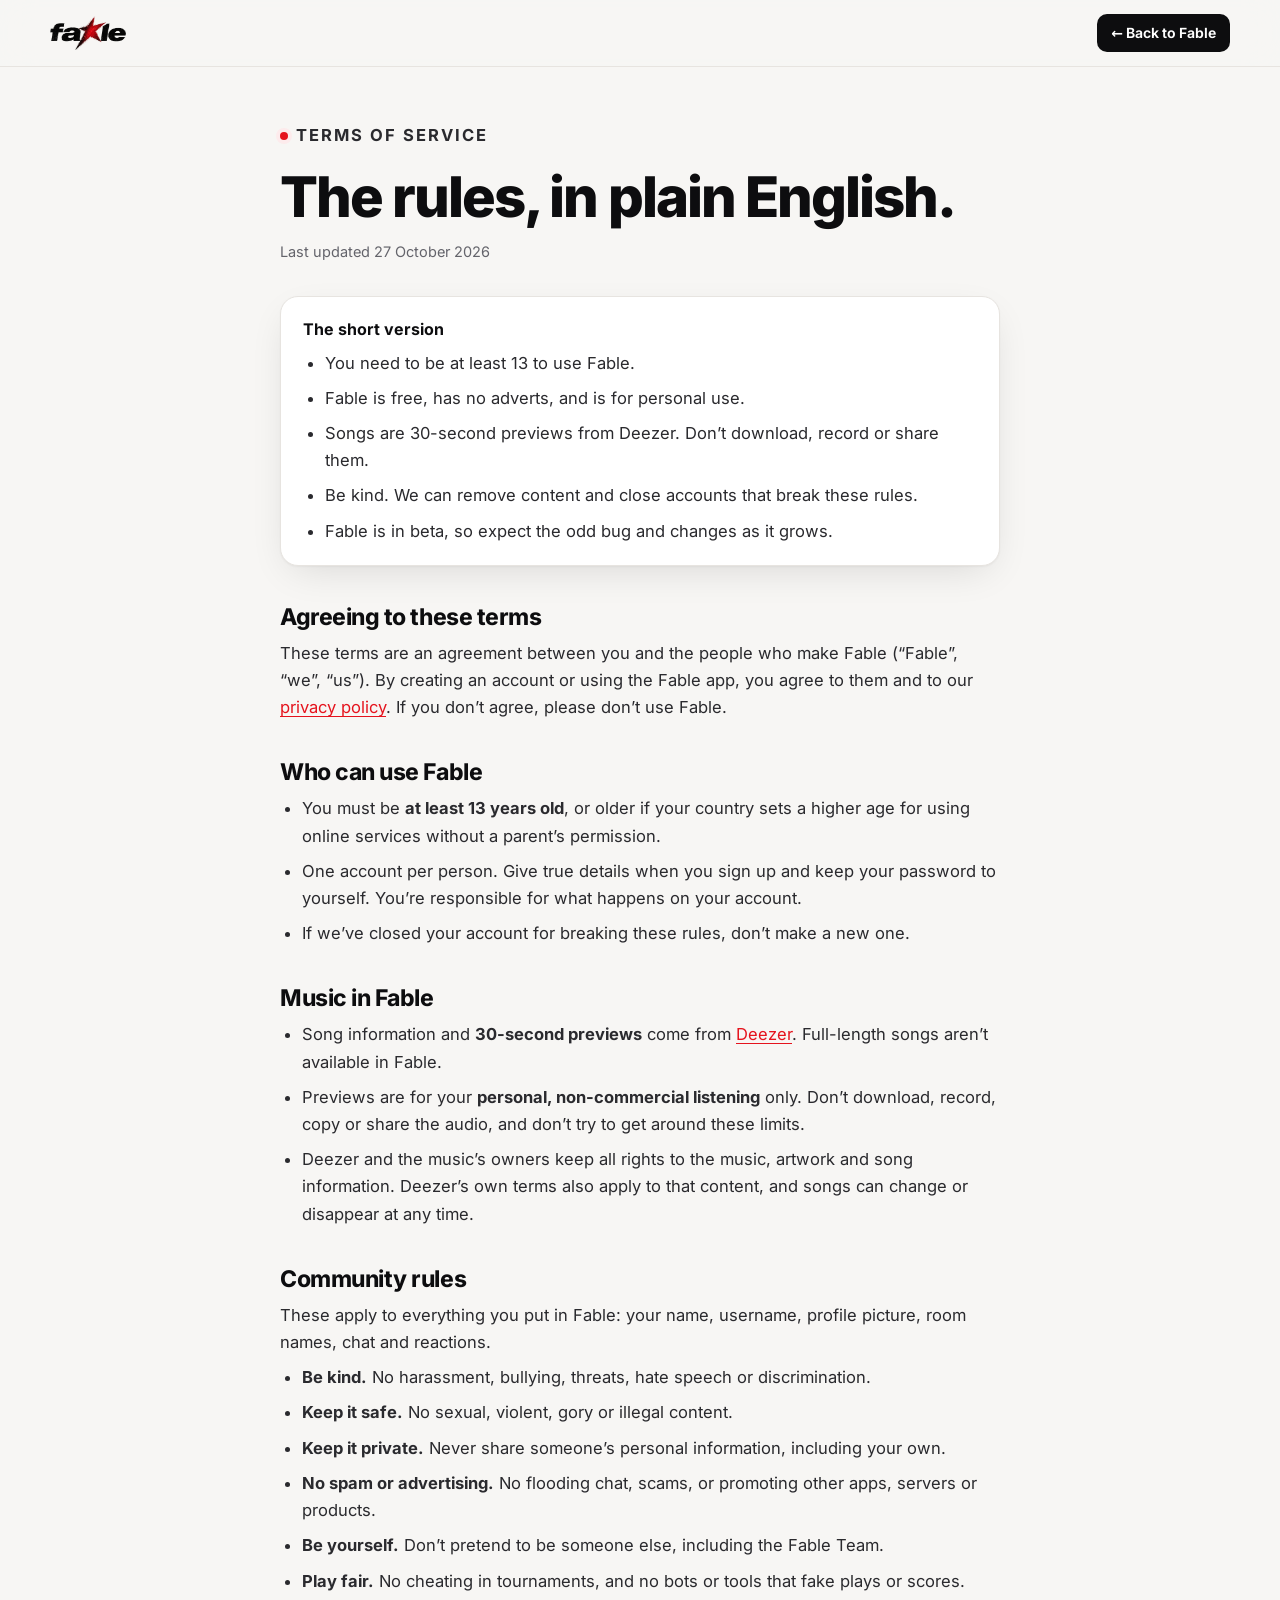
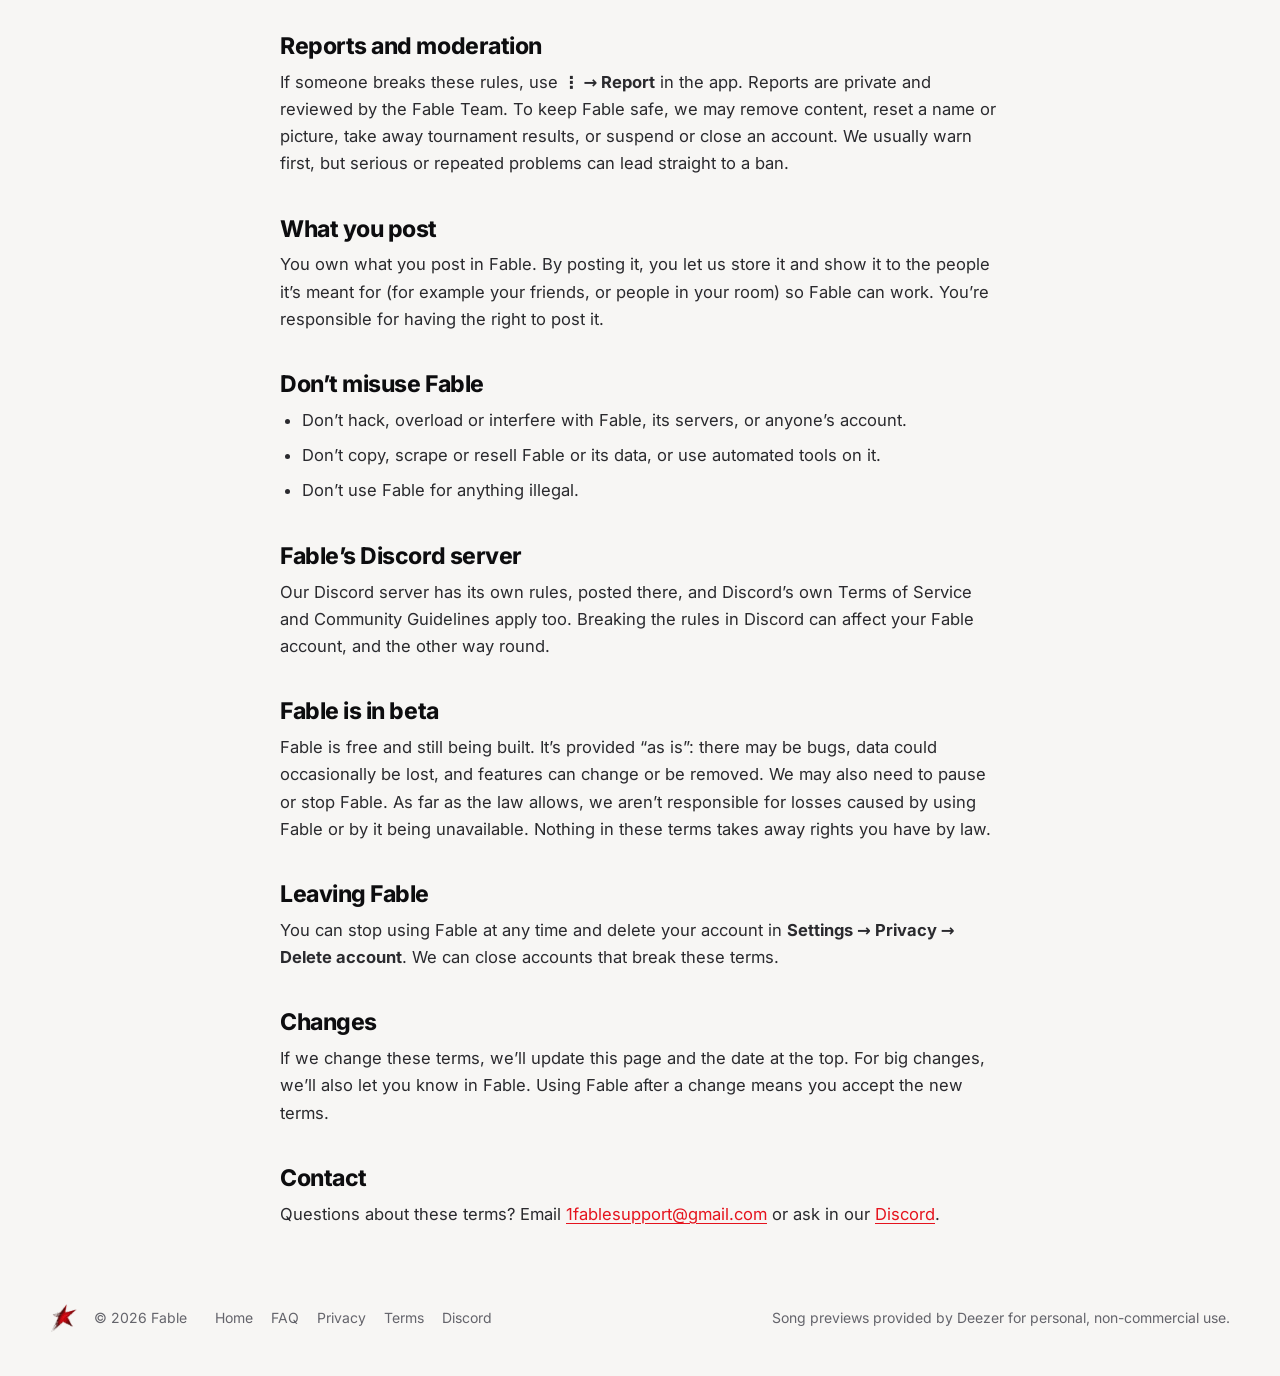
<file: terms.html>
<!doctype html>
<html lang="en">
<head>
  <meta charset="utf-8">
  <meta name="viewport" content="width=device-width, initial-scale=1">
  <title>Terms of Service · Fable</title>
  <meta name="description" content="The rules for using Fable, in plain English.">
  <meta name="theme-color" content="#f7f6f4">
  <link rel="icon" type="image/png" href="assets/favicon.png">
  <link rel="stylesheet" href="styles.css">
</head>
<body>
  <header class="nav scrolled">
    <div class="nav-inner">
      <a class="nav-logo" href="./" aria-label="Fable home"><img src="assets/wordmark-dark.png" alt="Fable" width="96" height="43"></a>
      <a class="btn btn-dark btn-sm nav-back" href="./">← Back to Fable</a>
    </div>
  </header>

  <main class="legal">
    <p class="eyebrow"><span class="eyebrow-dot"></span>Terms of Service</p>
    <h1>The rules, in plain English.</h1>
    <p class="updated">Last updated 27 October 2026</p>

    <div class="legal-summary">
      <b>The short version</b>
      <ul>
        <li>You need to be at least 13 to use Fable.</li>
        <li>Fable is free, has no adverts, and is for personal use.</li>
        <li>Songs are 30-second previews from Deezer. Don’t download, record or share them.</li>
        <li>Be kind. We can remove content and close accounts that break these rules.</li>
        <li>Fable is in beta, so expect the odd bug and changes as it grows.</li>
      </ul>
    </div>

    <h2>Agreeing to these terms</h2>
    <p>These terms are an agreement between you and the people who make Fable (“Fable”, “we”, “us”). By creating an account or using the Fable app, you agree to them and to our <a href="privacy.html">privacy policy</a>. If you don’t agree, please don’t use Fable.</p>

    <h2>Who can use Fable</h2>
    <ul>
      <li>You must be <b>at least 13 years old</b>, or older if your country sets a higher age for using online services without a parent’s permission.</li>
      <li>One account per person. Give true details when you sign up and keep your password to yourself. You’re responsible for what happens on your account.</li>
      <li>If we’ve closed your account for breaking these rules, don’t make a new one.</li>
    </ul>

    <h2>Music in Fable</h2>
    <ul>
      <li>Song information and <b>30-second previews</b> come from <a href="https://www.deezer.com" target="_blank" rel="noopener">Deezer</a>. Full-length songs aren’t available in Fable.</li>
      <li>Previews are for your <b>personal, non-commercial listening</b> only. Don’t download, record, copy or share the audio, and don’t try to get around these limits.</li>
      <li>Deezer and the music’s owners keep all rights to the music, artwork and song information. Deezer’s own terms also apply to that content, and songs can change or disappear at any time.</li>
    </ul>

    <h2>Community rules</h2>
    <p>These apply to everything you put in Fable: your name, username, profile picture, room names, chat and reactions.</p>
    <ul>
      <li><b>Be kind.</b> No harassment, bullying, threats, hate speech or discrimination.</li>
      <li><b>Keep it safe.</b> No sexual, violent, gory or illegal content.</li>
      <li><b>Keep it private.</b> Never share someone’s personal information, including your own.</li>
      <li><b>No spam or advertising.</b> No flooding chat, scams, or promoting other apps, servers or products.</li>
      <li><b>Be yourself.</b> Don’t pretend to be someone else, including the Fable Team.</li>
      <li><b>Play fair.</b> No cheating in tournaments, and no bots or tools that fake plays or scores.</li>
    </ul>

    <h2>Reports and moderation</h2>
    <p>If someone breaks these rules, use <b>⋮ → Report</b> in the app. Reports are private and reviewed by the Fable Team. To keep Fable safe, we may remove content, reset a name or picture, take away tournament results, or suspend or close an account. We usually warn first, but serious or repeated problems can lead straight to a ban.</p>

    <h2>What you post</h2>
    <p>You own what you post in Fable. By posting it, you let us store it and show it to the people it’s meant for (for example your friends, or people in your room) so Fable can work. You’re responsible for having the right to post it.</p>

    <h2>Don’t misuse Fable</h2>
    <ul>
      <li>Don’t hack, overload or interfere with Fable, its servers, or anyone’s account.</li>
      <li>Don’t copy, scrape or resell Fable or its data, or use automated tools on it.</li>
      <li>Don’t use Fable for anything illegal.</li>
    </ul>

    <h2>Fable’s Discord server</h2>
    <p>Our Discord server has its own rules, posted there, and Discord’s own Terms of Service and Community Guidelines apply too. Breaking the rules in Discord can affect your Fable account, and the other way round.</p>

    <h2>Fable is in beta</h2>
    <p>Fable is free and still being built. It’s provided “as is”: there may be bugs, data could occasionally be lost, and features can change or be removed. We may also need to pause or stop Fable. As far as the law allows, we aren’t responsible for losses caused by using Fable or by it being unavailable. Nothing in these terms takes away rights you have by law.</p>

    <h2>Leaving Fable</h2>
    <p>You can stop using Fable at any time and delete your account in <b>Settings → Privacy → Delete account</b>. We can close accounts that break these terms.</p>

    <h2>Changes</h2>
    <p>If we change these terms, we’ll update this page and the date at the top. For big changes, we’ll also let you know in Fable. Using Fable after a change means you accept the new terms.</p>

    <h2>Contact</h2>
    <p>Questions about these terms? Email <a href="mailto:1fablesupport@gmail.com">1fablesupport@gmail.com</a> or ask in our <a href="https://discord.gg/WQUrTCGfDJ" target="_blank" rel="noopener">Discord</a>.</p>
  </main>

  <footer class="footer">
    <div class="footer-inner">
      <img src="assets/star.png" alt="" width="28" height="28">
      <span>© 2026 Fable</span>
      <nav aria-label="Footer">
        <a href="./">Home</a>
        <a href="./#faq">FAQ</a>
        <a href="privacy.html">Privacy</a>
        <a href="terms.html">Terms</a>
        <a href="https://discord.gg/WQUrTCGfDJ" target="_blank" rel="noopener">Discord</a>
      </nav>
      <span class="footer-note">Song previews provided by <a href="https://www.deezer.com" target="_blank" rel="noopener">Deezer</a> for personal, non-commercial use.</span>
    </div>
  </footer>
</body>
</html>
</file>
<file: styles.css>
@font-face { font-family: "Inter"; font-weight: 100 900; font-display: swap; src: url("fonts/inter-latin-wght-normal.woff2") format("woff2"); unicode-range: U+0000-00FF, U+0131, U+0152-0153, U+02BB-02BC, U+02C6, U+02DA, U+02DC, U+0304, U+0308, U+0329, U+2000-206F, U+20AC, U+2122, U+2191, U+2193, U+2212, U+2215, U+FEFF, U+FFFD; }
@font-face { font-family: "Inter"; font-weight: 100 900; font-display: swap; src: url("fonts/inter-latin-ext-wght-normal.woff2") format("woff2"); unicode-range: U+0100-02BA, U+02BD-02C5, U+02C7-02CC, U+02CE-02D7, U+02DD-02FF, U+1E00-1E9F, U+2020, U+20A0-20AB, U+20AD-20C0, U+2113, U+2C60-2C7F, U+A720-A7FF; }

:root {
  --bg: #f7f6f4;
  --surface: #ffffff;
  --ink: #0d0d0f;
  --ink-2: #2a2a2e;
  --muted: #64646b;
  --line: #e7e4e0;
  --red: #e5131d;
  --red-hi: #ff2d37;
  --red-soft: #fdebec;
  --green: #22b573;
  --dark: #0b0b0c;
  --radius: 22px;
  --wrap: 1180px;
  --shadow: 0 1px 2px rgba(13, 13, 15, .04), 0 12px 40px -12px rgba(13, 13, 15, .14);
}

* { box-sizing: border-box; }
[hidden] { display: none !important; }
html { scroll-behavior: smooth; scroll-padding-top: 90px; }
body {
  margin: 0;
  background: var(--bg);
  color: var(--ink);
  font: 16px/1.55 Inter, "Segoe UI", system-ui, sans-serif;
  font-feature-settings: "cv11", "ss01";
  -webkit-font-smoothing: antialiased;
  overflow-x: hidden;
}
img { display: block; max-width: 100%; height: auto; }
a { color: inherit; text-decoration: none; }
h1, h2, h3 { margin: 0; letter-spacing: -0.035em; line-height: 1.04; text-wrap: balance; }
p { margin: 0; }

/* ============ Buttons ============ */

.btn {
  display: inline-flex; align-items: center; justify-content: center; gap: 10px;
  height: 44px; padding: 0 20px; border-radius: 12px; font-weight: 650; font-size: 15px; white-space: nowrap;
  transition: transform .15s ease, background .15s, box-shadow .15s, color .15s;
}
.btn:active { transform: scale(.97); }
.btn-lg { height: 56px; padding: 0 26px; border-radius: 15px; font-size: 16.5px; }
.btn-sm { height: 38px; padding: 0 14px; border-radius: 10px; font-size: 14px; }
.btn-red { background: var(--red); color: #fff; box-shadow: 0 10px 30px -10px rgba(229, 19, 29, .65), inset 0 1px 0 rgba(255, 255, 255, .2); }
.btn-red:hover { background: var(--red-hi); transform: translateY(-1px); box-shadow: 0 16px 36px -12px rgba(229, 19, 29, .75), inset 0 1px 0 rgba(255, 255, 255, .2); }
.btn-dark { background: var(--ink); color: #fff; }
.btn-dark:hover { background: #26262b; }
.btn-ghost { background: var(--surface); border: 1px solid var(--line); color: var(--ink); }
.btn-ghost:hover { border-color: #cfcbc6; transform: translateY(-1px); }
.win { width: 16px; height: 16px; fill: currentColor; flex: none; }
.btn-lg .win { width: 18px; height: 18px; }

/* ============ Nav ============ */

.nav { position: sticky; top: 0; z-index: 50; padding: 14px 20px; transition: background .25s, box-shadow .25s; }
.nav.scrolled { background: rgba(247, 246, 244, .78); backdrop-filter: saturate(1.6) blur(16px); box-shadow: 0 1px 0 var(--line); }
.nav-inner { max-width: var(--wrap); margin: 0 auto; display: flex; align-items: center; gap: 28px; }
.nav-logo img { height: 34px; width: auto; }
.nav-links { display: flex; gap: 4px; margin-left: auto; }
.nav-links a { padding: 8px 14px; border-radius: 10px; font-size: 15px; font-weight: 550; color: var(--ink-2); transition: background .15s; }
.nav-links a:hover { background: rgba(13, 13, 15, .06); }
.nav-menu { display: none; width: 40px; height: 40px; border: 0; border-radius: 10px; background: none; cursor: pointer; flex-direction: column; justify-content: center; align-items: center; gap: 5px; }
.nav-menu span { width: 18px; height: 2px; border-radius: 2px; background: var(--ink); transition: transform .2s; }
.nav-menu[aria-expanded="true"] span:first-child { transform: translateY(3.5px) rotate(45deg); }
.nav-menu[aria-expanded="true"] span:last-child { transform: translateY(-3.5px) rotate(-45deg); }

/* ============ Hero ============ */

.hero { max-width: var(--wrap); margin: 0 auto; padding: 56px 20px 40px; text-align: center; }
.pill { display: inline-flex; align-items: center; gap: 10px; padding: 6px 14px 6px 6px; border-radius: 99px; background: var(--surface); border: 1px solid var(--line); font-size: 14px; font-weight: 550; color: var(--ink-2); box-shadow: var(--shadow); transition: transform .15s; }
.pill:hover { transform: translateY(-1px); }
.pill-new { background: var(--red); color: #fff; font-size: 12px; font-weight: 700; padding: 3px 9px; border-radius: 99px; }
/* display: table shrink-wraps the headline (for the sticker) while keeping it on its own line. */
.hero h1 { position: relative; display: table; margin: 28px auto 0; font-size: clamp(46px, 8vw, 96px); font-weight: 820; }
.hl { color: var(--red); }
.sticker { position: absolute; width: clamp(54px, 7vw, 92px); right: clamp(-104px, -8vw, -50px); top: -40px; transform: rotate(14deg); animation: bob 5s ease-in-out infinite; filter: drop-shadow(0 8px 16px rgba(229, 19, 29, .3)); }
@keyframes bob { 50% { transform: rotate(4deg) translateY(-8px); } }
.lede { max-width: 640px; margin: 24px auto 0; font-size: clamp(17px, 2vw, 20px); color: var(--muted); }
.hero-cta { display: flex; justify-content: center; gap: 12px; flex-wrap: wrap; margin-top: 34px; }
.fine { margin-top: 14px; font-size: 13.5px; color: var(--muted); }
.fine.light { color: rgba(255, 255, 255, .55); }

.shot-wrap { position: relative; margin: 64px auto 0; max-width: 1080px; }
.shot-glow { position: absolute; inset: 8% 6% -4%; background: radial-gradient(closest-side, rgba(229, 19, 29, .45), rgba(229, 19, 29, 0)); filter: blur(40px); z-index: -1; }
.shot { width: 100%; border-radius: 18px; border: 1px solid rgba(13, 13, 15, .12); box-shadow: 0 40px 100px -30px rgba(13, 13, 15, .55), 0 0 0 8px rgba(255, 255, 255, .6); }

.float-card { position: absolute; display: flex; align-items: center; gap: 12px; padding: 12px 16px 12px 12px; border-radius: 16px; background: rgba(255, 255, 255, .92); backdrop-filter: blur(12px); border: 1px solid var(--line); box-shadow: var(--shadow); text-align: left; animation: hover 6s ease-in-out infinite; }
.float-card b { display: block; font-size: 14px; }
.float-card span { font-size: 12.5px; color: var(--muted); }
.fc-room { left: -36px; top: 22%; }
.fc-react { right: -32px; top: 12%; animation-delay: -2s; }
.fc-play { right: 6%; bottom: -28px; animation-delay: -4s; }
@keyframes hover { 50% { transform: translateY(-10px); } }
.stack { display: flex; }
.stack i { width: 30px; height: 30px; border-radius: 50%; background: var(--c); color: #111; display: grid; place-items: center; font: 800 13px Inter, sans-serif; font-style: normal; border: 2px solid #fff; }
.stack i + i { margin-left: -9px; }
.emoji { font-size: 26px; }
.plus { width: 36px; height: 36px; border-radius: 10px; display: grid; place-items: center; background: #e8f8f0; color: var(--green); font-weight: 800; font-size: 14px; }
.dot { display: inline-block; width: 7px; height: 7px; border-radius: 50%; background: var(--green); margin-right: 6px; vertical-align: 1px; box-shadow: 0 0 0 3px rgba(34, 181, 115, .18); }

/* ============ Sections ============ */

.section { max-width: var(--wrap); margin: 0 auto; padding: 110px 20px 0; }
.eyebrow { display: inline-flex; align-items: center; gap: 8px; font-size: 13px; font-weight: 700; text-transform: uppercase; letter-spacing: .12em; color: var(--muted); margin-bottom: 18px; }
.eyebrow-dot { width: 8px; height: 8px; border-radius: 50%; background: var(--red); box-shadow: 0 0 0 4px var(--red-soft); }
.section h2 { font-size: clamp(34px, 5vw, 56px); font-weight: 800; max-width: 860px; }

/* Bento grid */
.bento { display: grid; grid-template-columns: repeat(3, 1fr); gap: 18px; margin-top: 48px; }
.card { position: relative; display: flex; flex-direction: column; padding: 22px; border-radius: var(--radius); background: var(--surface); border: 1px solid var(--line); box-shadow: var(--shadow); overflow: hidden; }
.card h3 { font-size: 21px; font-weight: 750; margin-top: auto; padding-top: 22px; }
.card p { color: var(--muted); margin-top: 8px; font-size: 15.5px; }
.card-together { grid-column: span 2; grid-row: span 1; }
.card-dark { background: var(--dark); border-color: var(--dark); color: #fff; }
.card-dark p { color: rgba(255, 255, 255, .62); }
.card-dark::before { content: ""; position: absolute; width: 320px; height: 320px; right: -120px; top: -140px; background: radial-gradient(closest-side, rgba(229, 19, 29, .55), transparent); }

/* `flex: 1` lets the illustration fill its card so the text lines up across a row. */
.mini { position: relative; flex: 1; border-radius: 16px; background: #f3f2ef; border: 1px solid var(--line); padding: 14px; font-size: 14px; }
.av { width: 38px; height: 38px; border-radius: 50%; background: var(--c); display: inline-grid; place-items: center; font-weight: 800; color: #111; position: relative; flex: none; }
.av.sm { width: 30px; height: 30px; font-size: 13px; }
.av em { position: absolute; right: -1px; bottom: -1px; width: 11px; height: 11px; border-radius: 50%; background: var(--green); border: 2px solid #f3f2ef; }

/* Room mini */
.mini-room { min-height: 230px; overflow: hidden; }
.mr-top { display: flex; justify-content: space-between; align-items: center; }
.code-chip { font: 700 13px ui-monospace, "Cascadia Mono", Consolas, monospace; letter-spacing: .14em; padding: 5px 10px; border-radius: 8px; background: var(--surface); border: 1px solid var(--line); }
.mr-now { display: flex; align-items: center; gap: 12px; margin-top: 14px; padding: 10px; border-radius: 14px; background: var(--dark); color: #fff; }
.mr-now .cover { width: 46px; height: 46px; border-radius: 9px; background: linear-gradient(135deg, #ff2d37, #6b0ad6 60%, #0b0b0c); flex: none; }
.mr-now div { flex: 1; min-width: 0; }
.mr-now b { display: block; }
.mr-now span { font-size: 12.5px; color: rgba(255, 255, 255, .6); }
.eq { display: flex; align-items: flex-end; gap: 3px; height: 18px; margin-right: 6px; }
.eq i { width: 3px; height: 100%; border-radius: 2px; background: var(--red-hi); transform-origin: bottom; animation: eq 1s ease-in-out infinite; }
.eq i:nth-child(2) { animation-delay: -.35s; }
.eq i:nth-child(3) { animation-delay: -.7s; }
@keyframes eq { 0%, 100% { transform: scaleY(.3); } 50% { transform: scaleY(1); } }
.mr-bar { height: 5px; border-radius: 99px; background: #e2dfdb; margin: 14px 4px; overflow: hidden; }
.mr-bar i { display: block; height: 100%; background: var(--red); border-radius: inherit; animation: progress 12s linear infinite; }
@keyframes progress { from { width: 4%; } to { width: 100%; } }
.mr-people { display: flex; align-items: center; gap: 8px; }
.mr-host { margin-left: auto; white-space: nowrap; font-size: 12.5px; font-weight: 650; color: var(--red); background: var(--red-soft); padding: 4px 10px; border-radius: 99px; }
.emoji-stream { position: absolute; inset: 0; pointer-events: none; }
.emoji-stream span { position: absolute; bottom: 10px; font-size: 26px; animation: rise 2.6s ease-out forwards; }
@keyframes rise {
  0% { transform: translate(0, 0) scale(.5); opacity: 0; }
  15% { opacity: 1; transform: translate(0, -24px) scale(1.15); }
  100% { transform: translate(var(--dx), -190px) scale(1); opacity: 0; }
}

/* Leaderboard mini */
.mb-head { display: flex; justify-content: space-between; margin-bottom: 8px; }
.mb-head span { font-size: 12.5px; color: var(--muted); }
.mini-board ol { list-style: none; margin: 0; padding: 0; display: flex; flex-direction: column; gap: 6px; }
.mini-board li { display: flex; align-items: center; gap: 10px; padding: 7px 10px; border-radius: 11px; background: var(--surface); font-weight: 600; }
.mini-board li b { margin-left: auto; font-variant-numeric: tabular-nums; }
.mini-board li.me { background: var(--red-soft); box-shadow: inset 0 0 0 1px rgba(229, 19, 29, .3); }
.rk { width: 22px; height: 22px; border-radius: 7px; display: grid; place-items: center; font-size: 12px; font-weight: 800; }
.r1 { background: #f5c542; } .r2 { background: #d6d9e3; } .r3 { background: #e0a06f; }
.bump { animation: bump .5s ease-out; }
@keyframes bump { 40% { transform: scale(1.35); color: var(--red); } }

/* Guess mini */
.mg-timer { height: 6px; border-radius: 99px; background: #e2dfdb; overflow: hidden; margin-bottom: 12px; }
.mg-timer i { display: block; height: 100%; background: linear-gradient(90deg, var(--ink), var(--red)); animation: timer 5s linear infinite; }
@keyframes timer { from { width: 100%; } to { width: 0; } }
.mg-grid { display: grid; grid-template-columns: 1fr 1fr; gap: 8px; }
.mg-grid span { padding: 10px 12px; border-radius: 11px; background: var(--surface); border: 1.5px solid var(--line); font-weight: 600; font-size: 13.5px; white-space: nowrap; overflow: hidden; text-overflow: ellipsis; }
.mg-grid .correct { animation: correct 5s step-end infinite; }
@keyframes correct { 0% { border-color: var(--line); background: var(--surface); } 60% { border-color: var(--green); background: #e8f8f0; } }

/* Friends mini */
.mini-friends { display: flex; flex-direction: column; gap: 8px; }
.mf { display: flex; align-items: center; gap: 10px; padding: 8px 10px; border-radius: 12px; background: var(--surface); }
.mf b { display: block; font-size: 14px; }
.mf span { font-size: 12.5px; color: var(--muted); }

/* No adverts */
.zero { position: relative; display: flex; align-items: center; gap: 14px; }
.zero span { font-size: 120px; font-weight: 850; letter-spacing: -0.06em; line-height: .9; }
.zero img { width: 70px; transform: rotate(-12deg); }

/* ============ Steps ============ */

.steps { display: grid; grid-template-columns: repeat(3, 1fr); gap: 18px; margin-top: 48px; }
.step { position: relative; padding: 22px; border-radius: var(--radius); background: var(--surface); border: 1px solid var(--line); box-shadow: var(--shadow); }
.step-n { position: absolute; top: 18px; right: 20px; font-size: 13px; font-weight: 800; color: var(--muted); }
.step h3 { font-size: 20px; margin-top: 20px; }
.step p { margin-top: 6px; color: var(--muted); }
.step-ui { height: 110px; border-radius: 16px; background: #f3f2ef; border: 1px solid var(--line); display: flex; align-items: center; justify-content: center; gap: 10px; }
.fake-btn { padding: 11px 18px; border-radius: 11px; background: var(--ink); color: #fff; font-weight: 650; font-size: 14px; }
.fake-code { font: 700 22px ui-monospace, "Cascadia Mono", Consolas, monospace; letter-spacing: .2em; padding: 8px 14px; border-radius: 11px; background: var(--surface); border: 1px solid var(--line); }
.fake-copy { font-size: 13px; font-weight: 650; padding: 8px 12px; border-radius: 10px; background: var(--red-soft); color: var(--red); }
.fake-play { width: 48px; height: 48px; border-radius: 50%; background: var(--red); display: grid; place-items: center; box-shadow: 0 8px 20px -6px rgba(229, 19, 29, .6); }
.fake-play svg { width: 20px; height: 20px; fill: #fff; }
.fake-wave { display: flex; align-items: center; gap: 4px; height: 40px; }
.fake-wave i { width: 5px; height: 100%; border-radius: 3px; background: var(--ink); animation: eq 1.1s ease-in-out infinite; }
.fake-wave i:nth-child(2) { animation-delay: -.2s; } .fake-wave i:nth-child(3) { animation-delay: -.5s; }
.fake-wave i:nth-child(4) { animation-delay: -.8s; } .fake-wave i:nth-child(5) { animation-delay: -.35s; }

/* ============ Showcase ============ */

.showcase { display: grid; grid-template-columns: minmax(0, .9fr) minmax(0, 1.3fr); gap: 56px; align-items: center; }
.ticks { list-style: none; margin: 28px 0 0; padding: 0; display: flex; flex-direction: column; gap: 16px; }
.ticks li { position: relative; padding-left: 34px; color: var(--muted); }
.ticks li b { color: var(--ink); }
.ticks li::before { content: "✓"; position: absolute; left: 0; top: 1px; width: 22px; height: 22px; border-radius: 7px; display: grid; place-items: center; background: var(--red-soft); color: var(--red); font-weight: 800; font-size: 13px; }
.showcase-shot img { border-radius: 16px; border: 1px solid rgba(13, 13, 15, .12); box-shadow: 0 30px 80px -30px rgba(13, 13, 15, .5); }

/* ============ Promises ============ */

.promises { display: grid; grid-template-columns: repeat(3, 1fr); gap: 14px; margin-top: 48px; }
.promise { display: flex; gap: 14px; padding: 20px; border-radius: 18px; background: var(--surface); border: 1px solid var(--line); }
.pi { font-size: 22px; width: 44px; height: 44px; border-radius: 12px; background: #f3f2ef; display: grid; place-items: center; flex: none; }
.promise b { font-size: 16.5px; }
.promise p { color: var(--muted); font-size: 15px; margin-top: 4px; }

/* ============ FAQ ============ */

.faq-list { margin-top: 40px; display: flex; flex-direction: column; gap: 10px; max-width: 860px; }
.faq details { border-radius: 16px; background: var(--surface); border: 1px solid var(--line); padding: 0 22px; transition: box-shadow .2s; }
.faq details[open] { box-shadow: var(--shadow); }
.faq summary { list-style: none; cursor: pointer; padding: 20px 30px 20px 0; font-weight: 650; font-size: 17px; position: relative; }
.faq summary::-webkit-details-marker { display: none; }
.faq summary::after { content: "+"; position: absolute; right: 0; top: 50%; transform: translateY(-50%); font-size: 24px; font-weight: 400; color: var(--muted); transition: transform .2s; }
.faq details[open] summary::after { transform: translateY(-50%) rotate(45deg); }
.faq details p { padding: 0 0 20px; color: var(--muted); }

/* ============ Download ============ */

.cta { position: relative; overflow: hidden; margin: 120px 20px 0; padding: 90px 20px 80px; border-radius: 32px; background: var(--dark); color: #fff; text-align: center; display: flex; flex-direction: column; align-items: center; }
.cta-glow { position: absolute; width: 900px; height: 600px; left: 50%; top: -300px; transform: translateX(-50%); background: radial-gradient(closest-side, rgba(229, 19, 29, .55), transparent); pointer-events: none; }
.cta > * { position: relative; }
.cta-logo { width: 240px; }
.cta h2 { font-size: clamp(36px, 6vw, 64px); font-weight: 820; margin-top: 30px; }
.cta p:not(.fine) { color: rgba(255, 255, 255, .65); margin: 14px 0 32px; font-size: 18px; }

.cta-discord { display: inline-flex; align-items: center; gap: 8px; margin-top: 22px; color: rgba(255, 255, 255, .75); font-weight: 600; font-size: 15px; }
.cta-discord:hover { color: #fff; }
.faq details p a { color: var(--red); text-decoration: underline; text-underline-offset: 3px; }

/* ============ Footer ============ */

.footer { padding: 36px 20px 44px; }
.footer-inner { max-width: var(--wrap); margin: 0 auto; display: flex; align-items: center; gap: 16px; flex-wrap: wrap; font-size: 14px; color: var(--muted); }
.footer nav { display: flex; gap: 18px; margin-left: 12px; }
.footer nav a:hover { color: var(--ink); }
.footer-note { margin-left: auto; }

/* ============ Legal pages (privacy policy) ============ */

.nav-back { margin-left: auto; }
.legal { max-width: 760px; margin: 0 auto; padding: 56px 20px 40px; }
.legal h1 { font-size: clamp(36px, 6vw, 56px); font-weight: 820; }
.legal .updated { color: var(--muted); margin-top: 14px; font-size: 14.5px; }
.legal h2 { font-size: 23px; font-weight: 750; margin: 40px 0 10px; letter-spacing: -0.02em; }
.legal p, .legal li { color: var(--ink-2); font-size: 16.5px; line-height: 1.65; }
.legal p + p { margin-top: 12px; }
.legal ul { margin: 8px 0 0; padding-left: 22px; display: flex; flex-direction: column; gap: 8px; }
.legal a { color: var(--red); text-decoration: underline; text-underline-offset: 3px; }
.legal-summary { margin-top: 32px; padding: 20px 22px; border-radius: 18px; background: var(--surface); border: 1px solid var(--line); box-shadow: var(--shadow); }
.legal-summary b { font-size: 16px; }

/* ============ Reset password page ============ */

.reset { min-height: calc(100vh - 160px); display: grid; place-items: center; padding: 40px 20px; }
.reset-card { width: min(420px, 100%); padding: 36px 30px 32px; border-radius: 26px; background: var(--surface); border: 1px solid var(--line); box-shadow: var(--shadow); text-align: center; }
.reset-star { width: 64px; margin: 0 auto 18px; filter: drop-shadow(0 8px 16px rgba(229, 19, 29, .3)); }
.reset-card h1 { font-size: 28px; font-weight: 800; }
.muted-text { color: var(--muted); margin-top: 10px; }
.reset-card form { display: flex; flex-direction: column; gap: 14px; }
.reset-card label { display: flex; flex-direction: column; gap: 6px; text-align: left; font-size: 14px; font-weight: 600; color: var(--ink-2); }
.field { height: 48px; padding: 0 14px; border-radius: 12px; border: 1px solid var(--line); background: #f3f2ef; font: inherit; font-size: 16px; color: var(--ink); outline: 0; }
.field:focus { border-color: var(--red); background: #fff; box-shadow: 0 0 0 4px var(--red-soft); }
.reset-card .btn { width: 100%; margin-top: 6px; }
.pw-wrap { position: relative; display: flex; }
.pw-wrap .field { flex: 1; padding-right: 50px; }
.pw-eye { position: absolute; right: 6px; top: 50%; transform: translateY(-50%); width: 38px; height: 38px; border: 0; border-radius: 10px; background: none; color: var(--muted); display: grid; place-items: center; cursor: pointer; }
.pw-eye:hover { color: var(--ink); background: rgba(13, 13, 15, .06); }
.pw-eye svg { width: 20px; height: 20px; fill: none; stroke: currentColor; stroke-width: 2; stroke-linecap: round; stroke-linejoin: round; }
.reset-error { margin: 0; padding: 10px 12px; border-radius: 10px; background: var(--red-soft); color: #b0101a; font-size: 14px; text-align: left; }

/* ============ Toast ============ */

.toast { position: fixed; left: 50%; bottom: 28px; transform: translate(-50%, 20px); opacity: 0; pointer-events: none; z-index: 100; padding: 13px 20px; border-radius: 14px; background: var(--ink); color: #fff; font-weight: 600; font-size: 14.5px; box-shadow: 0 16px 40px rgba(0, 0, 0, .3); transition: opacity .2s, transform .2s; max-width: calc(100vw - 32px); }
.toast.show { opacity: 1; transform: translate(-50%, 0); }

/* ============ Scroll reveal ============ */

.js .reveal { opacity: 0; transform: translateY(18px); transition: opacity .7s cubic-bezier(.2, .7, .2, 1), transform .7s cubic-bezier(.2, .7, .2, 1); }
.js .reveal.in { opacity: 1; transform: none; }

/* ============ Smaller screens ============ */

@media (max-width: 1100px) {
  .fc-room { left: -12px; }
  .fc-react { right: -12px; }
}

@media (max-width: 900px) {
  .bento, .promises { grid-template-columns: 1fr 1fr; }
  .card-together { grid-column: span 2; }
  .steps { grid-template-columns: 1fr; }
  .showcase { grid-template-columns: 1fr; gap: 36px; }
}

@media (max-width: 720px) {
  .nav-links { display: none; position: absolute; top: 64px; left: 12px; right: 12px; flex-direction: column; padding: 8px; border-radius: 16px; background: var(--surface); border: 1px solid var(--line); box-shadow: var(--shadow); }
  .nav-links.open { display: flex; }
  .nav-links a { padding: 12px 14px; }
  .nav-inner { gap: 10px; }
  .nav-inner .btn { margin-left: auto; }
  .nav-menu { display: flex; }
  .hero { padding-top: 32px; }
  .sticker { right: -28px; top: -26px; }
  .hero-cta .btn { width: 100%; }
  .float-card { display: none; }
  .shot-wrap { margin-top: 44px; }
  .bento, .promises { grid-template-columns: 1fr; }
  .card-together { grid-column: auto; }
  .mr-people .av:nth-of-type(4) { display: none; }
  .section { padding-top: 80px; }
  .cta { margin: 80px 12px 0; padding: 70px 18px 60px; border-radius: 26px; }
  .footer-note { margin-left: 0; width: 100%; }
}

@media (prefers-reduced-motion: reduce) {
  *, *::before, *::after { animation: none !important; transition: none !important; }
  html { scroll-behavior: auto; }
}
</file>
